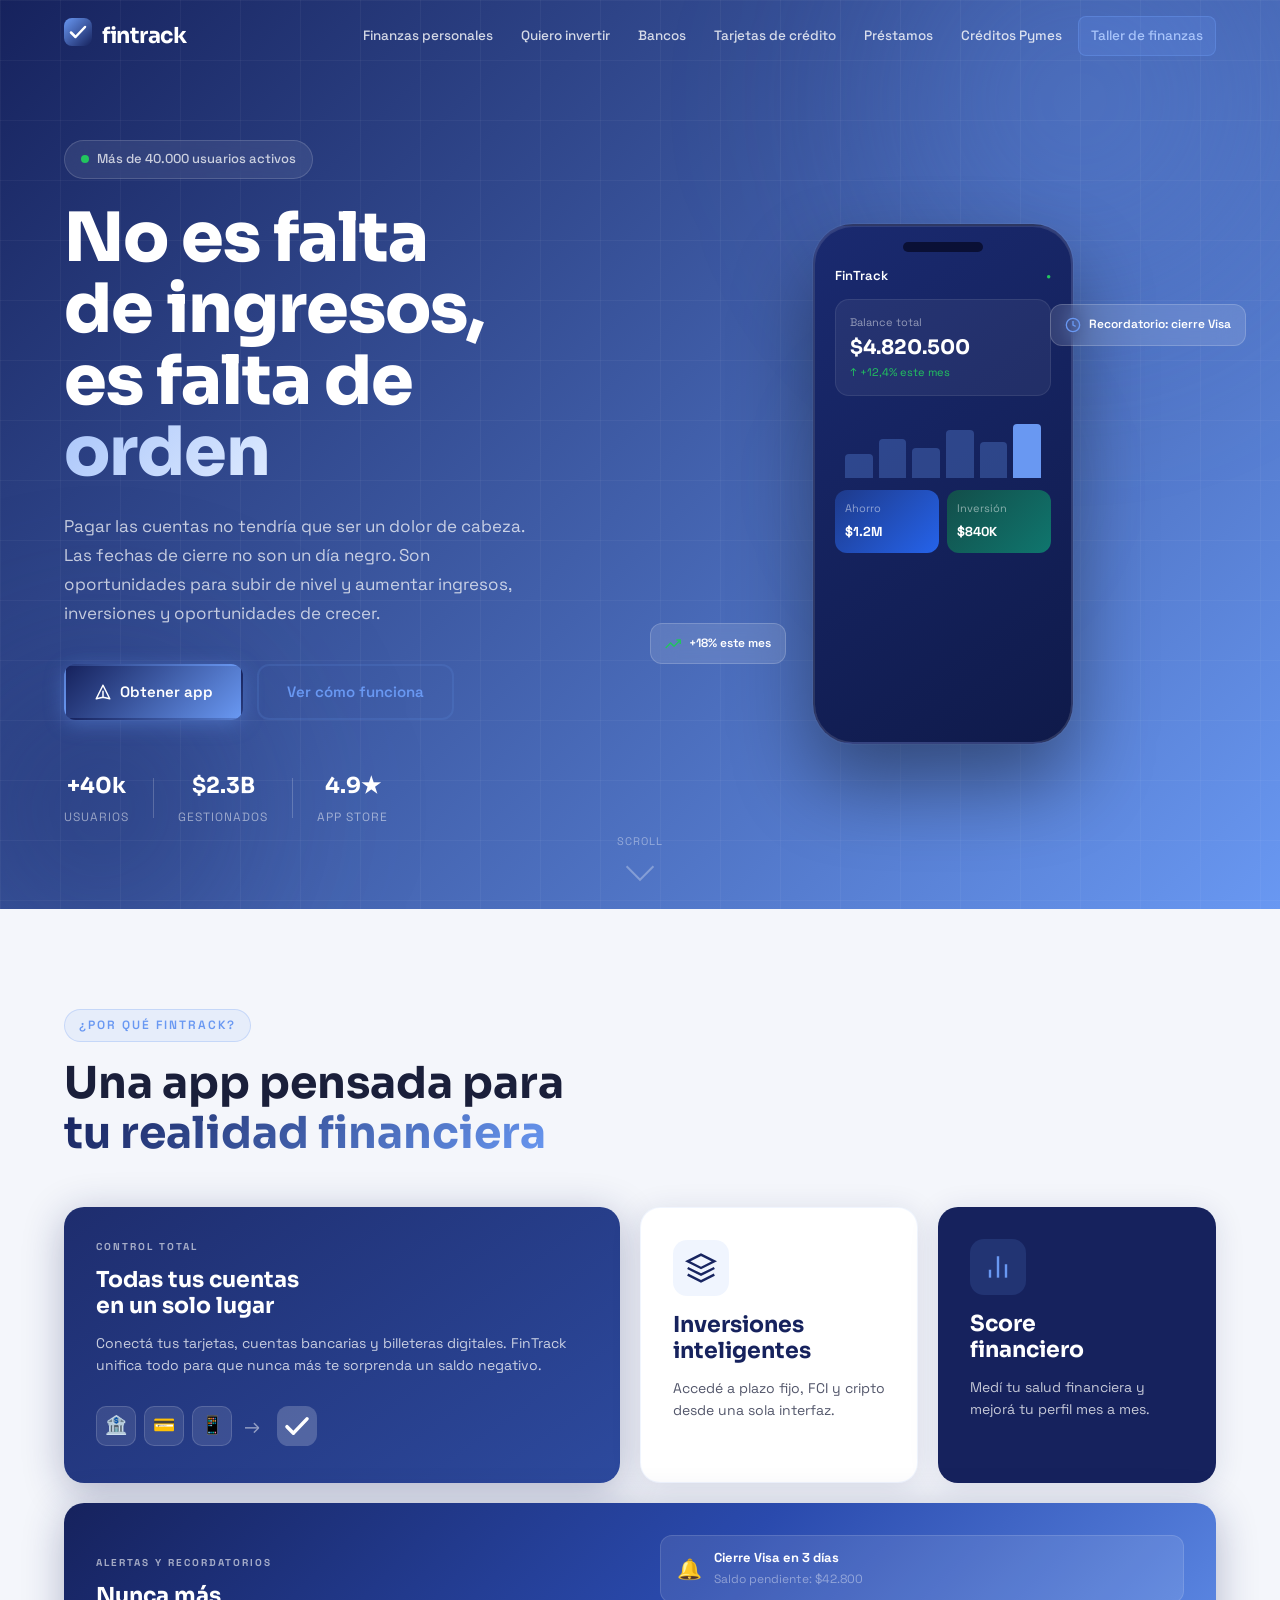
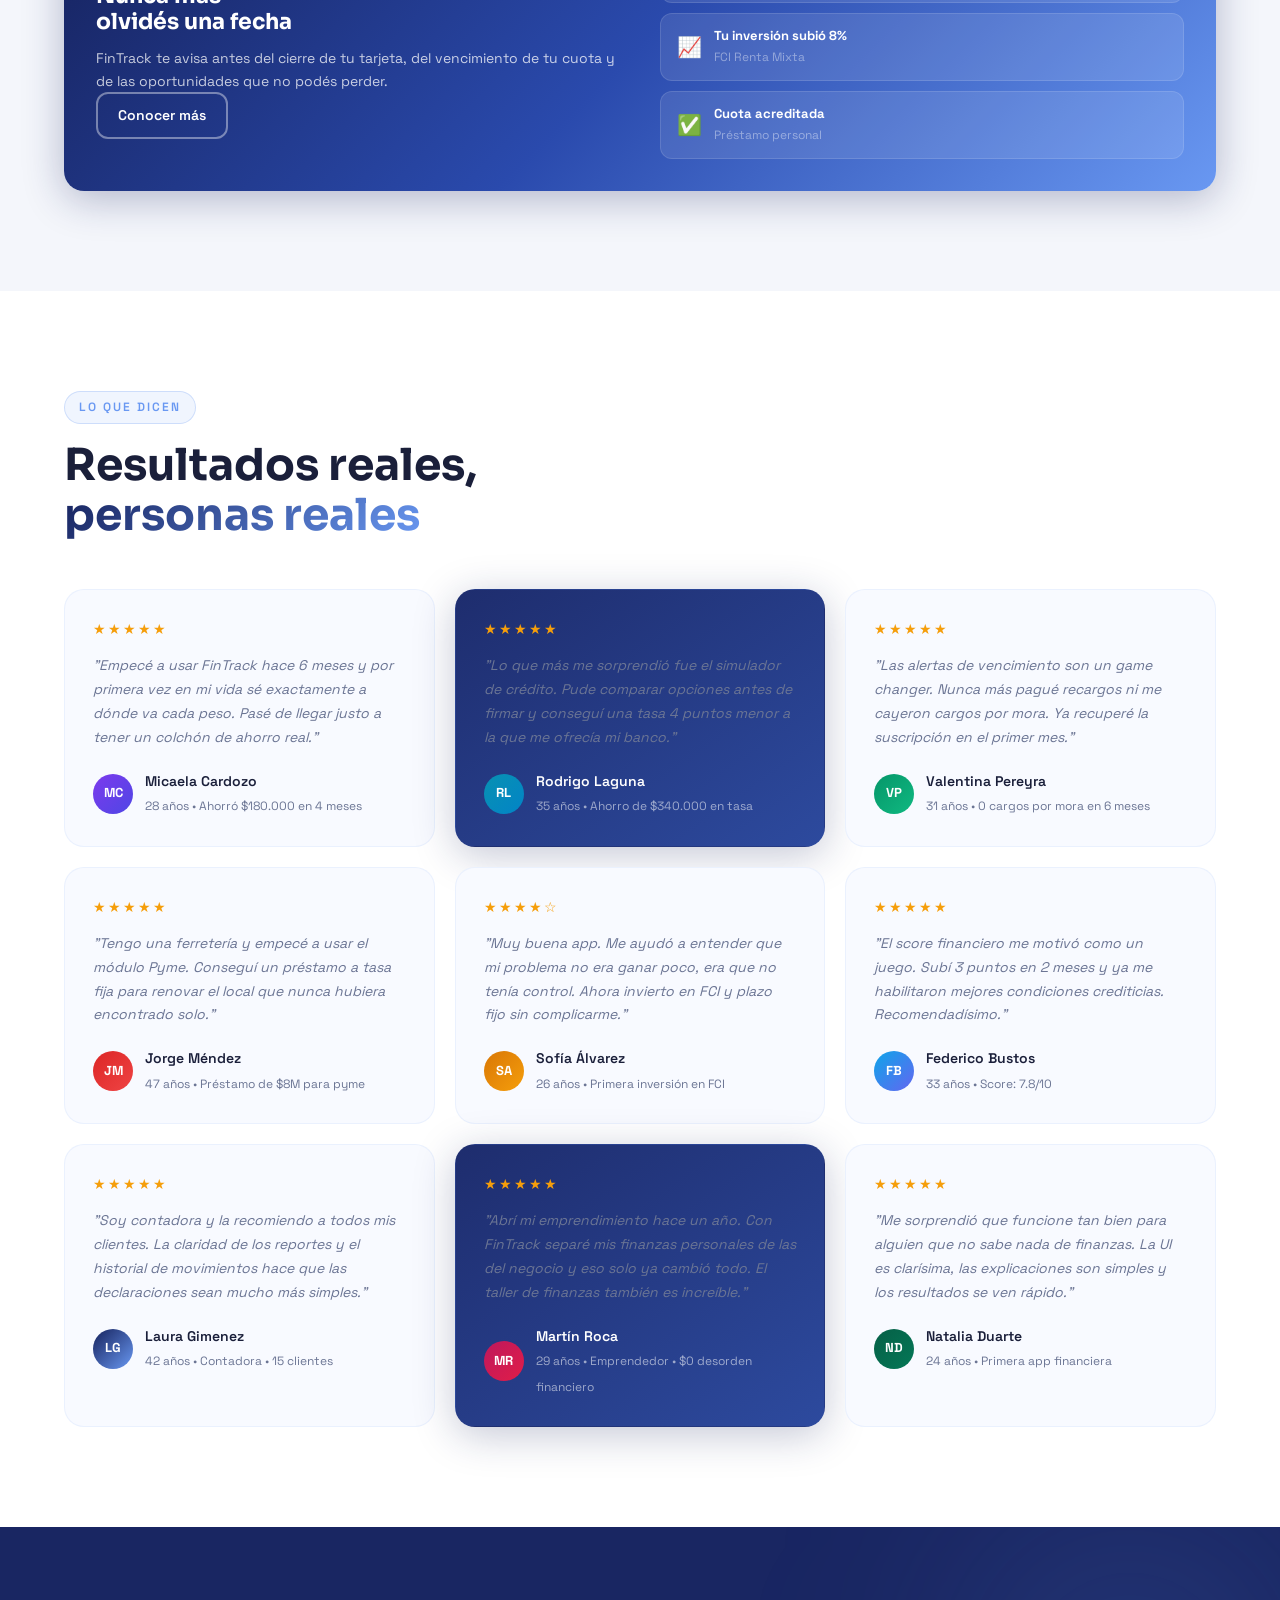
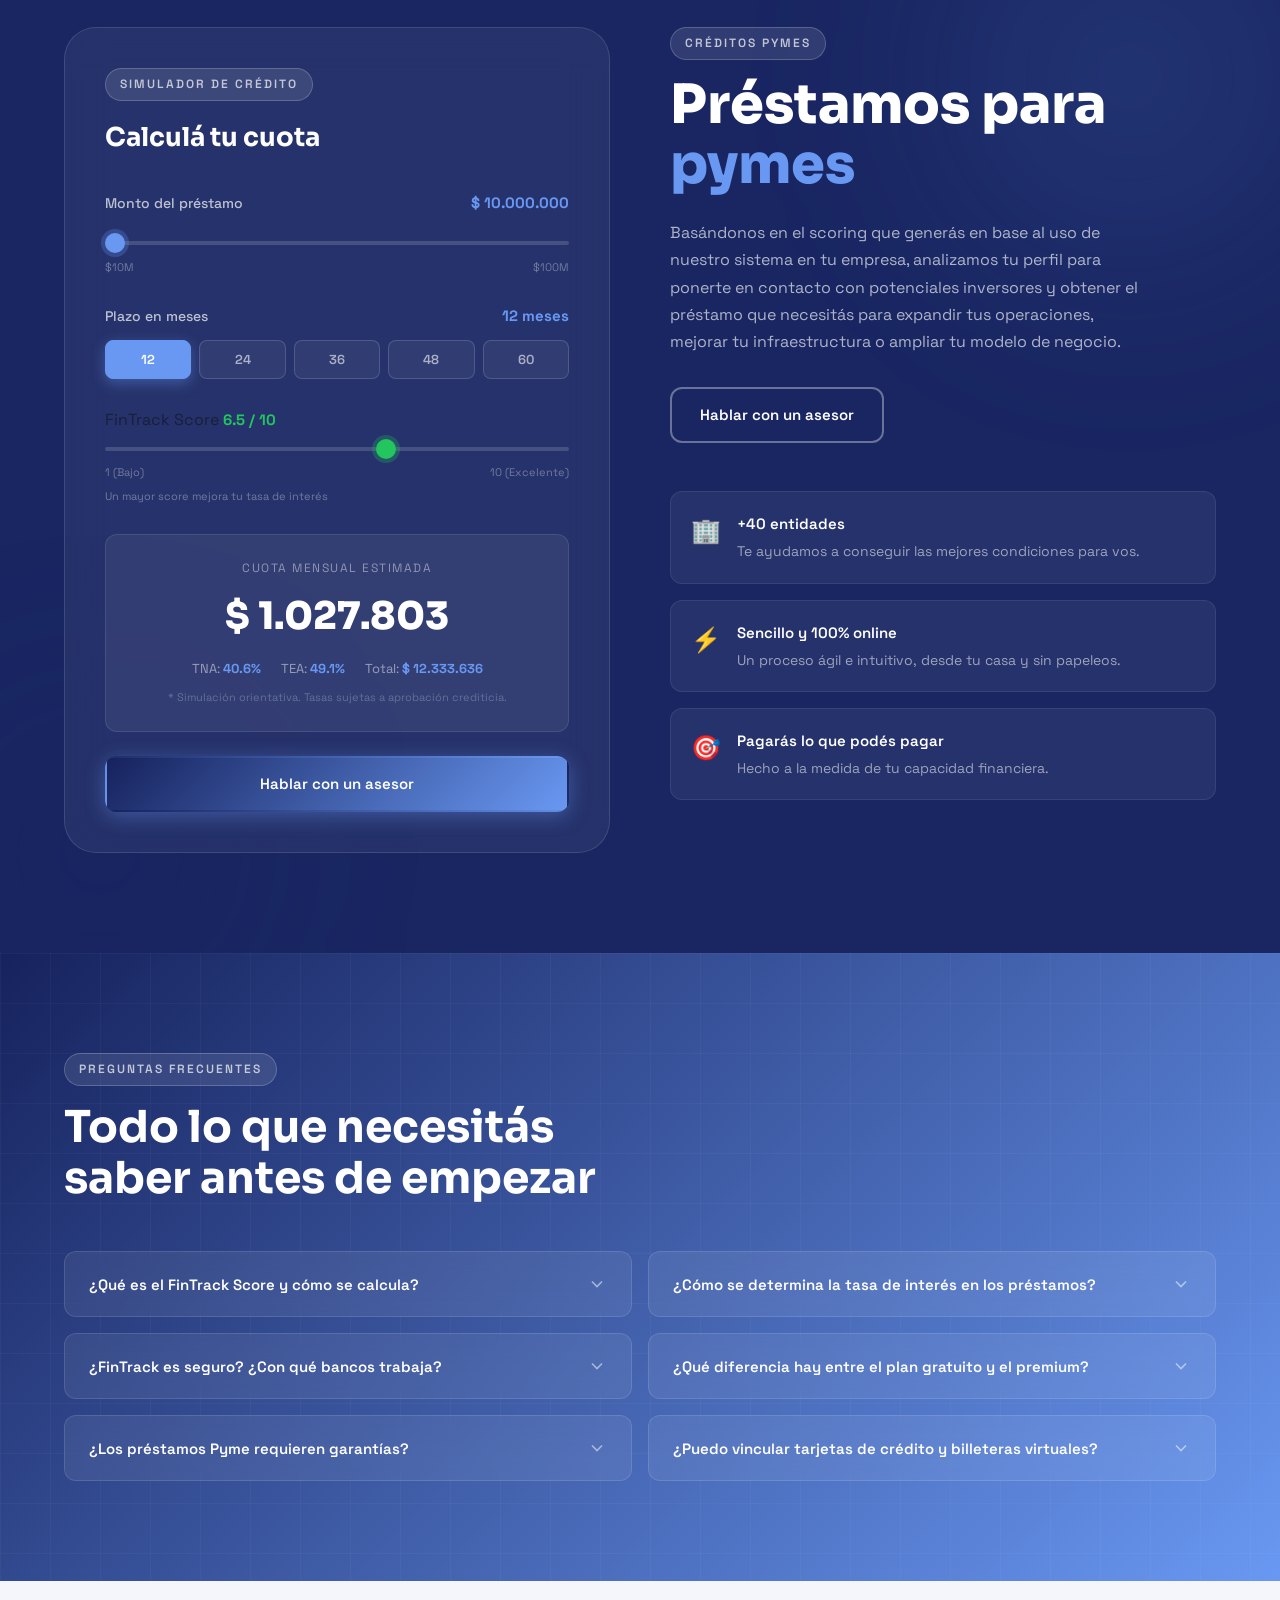
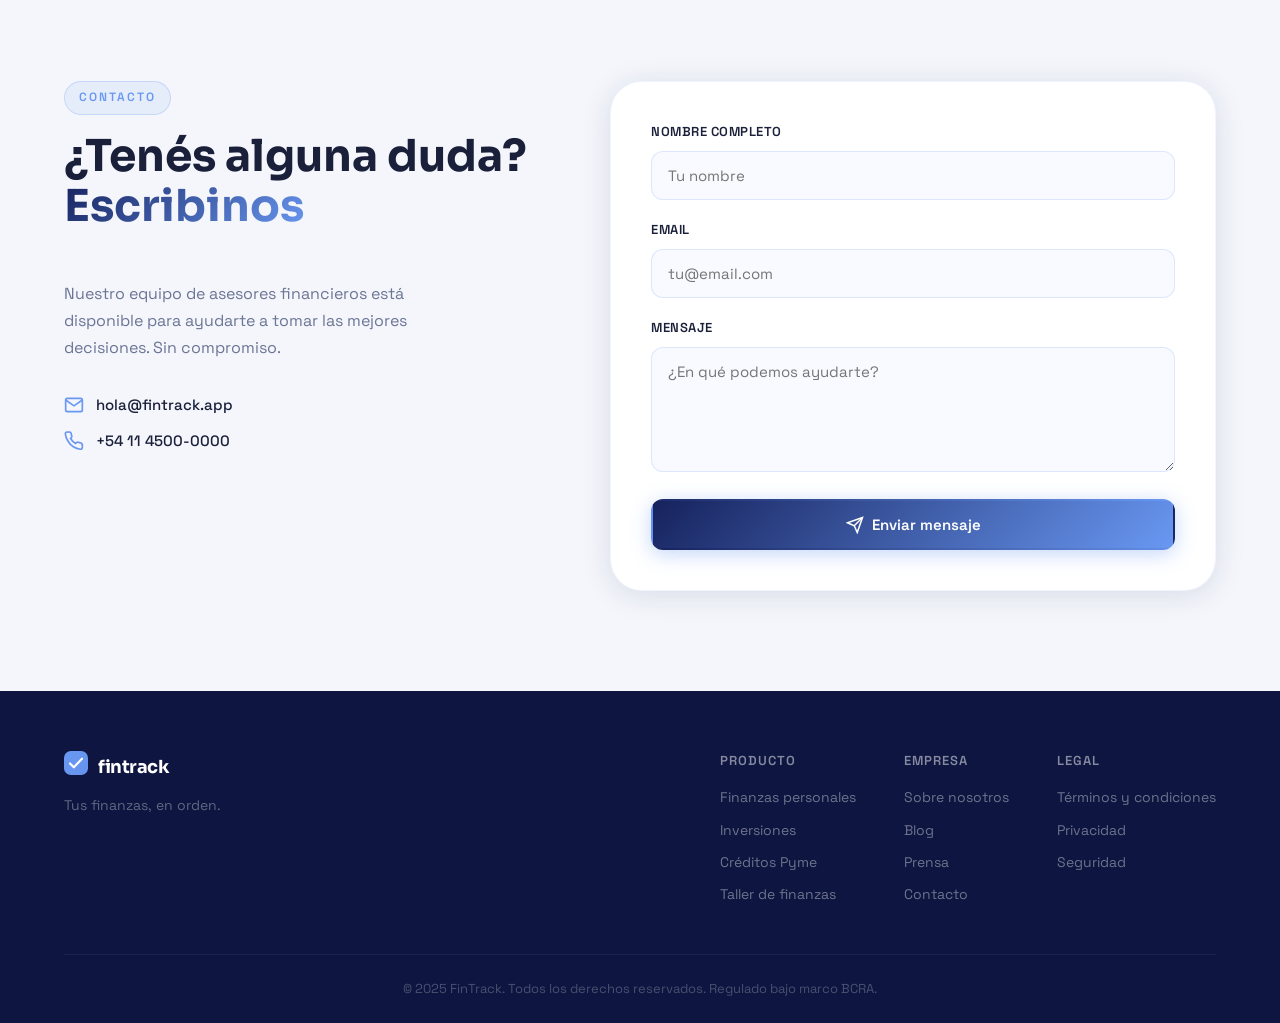
<file: index.html>
<!DOCTYPE html>
<html lang="es">
<head>
  <meta charset="UTF-8" />
  <meta name="viewport" content="width=device-width, initial-scale=1.0" />
  <title>FinTrack — Tus finanzas, en orden</title>
  <link rel="preconnect" href="https://fonts.googleapis.com" />
  <link rel="preconnect" href="https://fonts.gstatic.com" crossorigin />
  <link href="https://fonts.googleapis.com/css2?family=Space+Grotesk:wght@300;400;500;600;700&family=Sora:wght@300;400;500;600;700;800&display=swap" rel="stylesheet" />
  <link rel="stylesheet" href="styles.css" />
</head>
<body>

  <!-- ========== HEADER ========== -->
  <header class="header" id="header">
    <div class="header__inner container">
      <a href="#" class="logo">
        <span class="logo__icon">
          <svg width="28" height="28" viewBox="0 0 28 28" fill="none" xmlns="http://www.w3.org/2000/svg">
            <rect width="28" height="28" rx="8" fill="url(#logoGrad)"/>
            <path d="M7 14.5L11.5 19L21 9" stroke="white" stroke-width="2.5" stroke-linecap="round" stroke-linejoin="round"/>
            <defs>
              <linearGradient id="logoGrad" x1="0" y1="0" x2="28" y2="28" gradientUnits="userSpaceOnUse">
                <stop stop-color="#6998f2"/>
                <stop offset="1" stop-color="#16225d"/>
              </linearGradient>
            </defs>
          </svg>
        </span>
        <span class="logo__text">fintrack</span>
      </a>

      <nav class="nav" id="nav">
        <a href="#hero" class="nav__link">Finanzas personales</a>
        <a href="#valor" class="nav__link">Quiero invertir</a>
        <a href="#valor" class="nav__link">Bancos</a>
        <a href="#valor" class="nav__link">Tarjetas de crédito</a>
        <a href="#prestamos" class="nav__link">Préstamos</a>
        <a href="#prestamos" class="nav__link">Créditos Pymes</a>
        <a href="taller.html" class="nav__link nav__link--cta">Taller de finanzas</a>
      </nav>

      <button class="hamburger" id="hamburger" aria-label="Menú">
        <span></span><span></span><span></span>
      </button>
    </div>
  </header>

  <!-- ========== HERO ========== -->
  <section class="hero" id="hero">
    <div class="hero__bg-orb hero__bg-orb--1"></div>
    <div class="hero__bg-orb hero__bg-orb--2"></div>
    <div class="hero__bg-grid"></div>

    <div class="container hero__inner">
      <div class="hero__content">
        <div class="hero__badge">
          <span class="hero__badge-dot"></span>
          Más de 40.000 usuarios activos
        </div>
        <h1 class="hero__title">No es falta<br>de ingresos,<br>es falta de <span class="hero__title--accent">orden</span></h1>
        <p class="hero__subtitle">Pagar las cuentas no tendría que ser un dolor de cabeza. Las fechas de cierre no son un día negro. Son oportunidades para subir de nivel y aumentar ingresos, inversiones y oportunidades de crecer.</p>
        <div class="hero__actions">
          <a href="#" class="btn btn--primary">
            <svg width="18" height="18" viewBox="0 0 24 24" fill="none" stroke="currentColor" stroke-width="2" stroke-linecap="round" stroke-linejoin="round"><path d="M12 19l9 2-9-18-9 18 9-2zm0 0v-8"/></svg>
            Obtener app
          </a>
          <a href="#valor" class="btn btn--ghost">Ver cómo funciona</a>
        </div>
        <div class="hero__stats">
          <div class="hero__stat">
            <span class="hero__stat-value">+40k</span>
            <span class="hero__stat-label">Usuarios</span>
          </div>
          <div class="hero__stat-divider"></div>
          <div class="hero__stat">
            <span class="hero__stat-value">$2.3B</span>
            <span class="hero__stat-label">Gestionados</span>
          </div>
          <div class="hero__stat-divider"></div>
          <div class="hero__stat">
            <span class="hero__stat-value">4.9★</span>
            <span class="hero__stat-label">App Store</span>
          </div>
        </div>
      </div>

      <div class="hero__mockup">
        <div class="hero__mockup-phone">
          <div class="hero__mockup-notch"></div>
          <div class="hero__mockup-screen">
            <div class="mock-header">
              <span>FinTrack</span>
              <span class="mock-badge">●</span>
            </div>
            <div class="mock-balance">
              <p class="mock-label">Balance total</p>
              <h3 class="mock-value">$4.820.500</h3>
              <p class="mock-change">↑ +12,4% este mes</p>
            </div>
            <div class="mock-chart">
              <div class="mock-bar" style="height:40%"></div>
              <div class="mock-bar" style="height:65%"></div>
              <div class="mock-bar" style="height:50%"></div>
              <div class="mock-bar" style="height:80%"></div>
              <div class="mock-bar" style="height:60%"></div>
              <div class="mock-bar mock-bar--active" style="height:90%"></div>
            </div>
            <div class="mock-cards">
              <div class="mock-card mock-card--1">
                <span>Ahorro</span>
                <strong>$1.2M</strong>
              </div>
              <div class="mock-card mock-card--2">
                <span>Inversión</span>
                <strong>$840K</strong>
              </div>
            </div>
          </div>
        </div>
        <div class="hero__mockup-glow"></div>
        <div class="hero__floating-card hero__floating-card--1">
          <svg width="16" height="16" viewBox="0 0 24 24" fill="none" stroke="#22c55e" stroke-width="2"><polyline points="23 6 13.5 15.5 8.5 10.5 1 18"></polyline><polyline points="17 6 23 6 23 12"></polyline></svg>
          <span>+18% este mes</span>
        </div>
        <div class="hero__floating-card hero__floating-card--2">
          <svg width="16" height="16" viewBox="0 0 24 24" fill="none" stroke="#6998f2" stroke-width="2"><circle cx="12" cy="12" r="10"/><path d="M12 6v6l4 2"/></svg>
          <span>Recordatorio: cierre Visa</span>
        </div>
      </div>
    </div>

    <div class="hero__scroll-hint">
      <span>Scroll</span>
      <div class="hero__scroll-arrow"></div>
    </div>
  </section>

  <!-- ========== VALOR ========== -->
  <section class="valor" id="valor">
    <div class="container">
      <div class="section-label">¿Por qué FinTrack?</div>
      <h2 class="section-title">Una app pensada para<br><span class="text-gradient">tu realidad financiera</span></h2>

      <div class="valor__grid">
        <!-- Bloque grande -->
        <div class="valor__card valor__card--large valor__card--blue">
          <div class="valor__card-tag">CONTROL TOTAL</div>
          <h3>Todas tus cuentas<br>en un solo lugar</h3>
          <p>Conectá tus tarjetas, cuentas bancarias y billeteras digitales. FinTrack unifica todo para que nunca más te sorprenda un saldo negativo.</p>
          <div class="valor__card-illustration">
            <div class="vi-banks">
              <div class="vi-bank">🏦</div>
              <div class="vi-bank">💳</div>
              <div class="vi-bank">📱</div>
            </div>
            <div class="vi-arrow">→</div>
            <div class="vi-center">
              <svg width="40" height="40" viewBox="0 0 28 28" fill="none"><rect width="28" height="28" rx="8" fill="rgba(255,255,255,0.2)"/><path d="M7 14.5L11.5 19L21 9" stroke="white" stroke-width="2.5" stroke-linecap="round" stroke-linejoin="round"/></svg>
            </div>
          </div>
        </div>

        <!-- Cuadrado 1 -->
        <div class="valor__card valor__card--square valor__card--white">
          <div class="valor__card-icon">
            <svg width="32" height="32" viewBox="0 0 24 24" fill="none" stroke="url(#g1)" stroke-width="1.8"><defs><linearGradient id="g1" x1="0" y1="0" x2="24" y2="24"><stop stop-color="#16225d"/><stop offset="1" stop-color="#6998f2"/></linearGradient></defs><path d="M12 2L2 7l10 5 10-5-10-5z"/><path d="M2 17l10 5 10-5"/><path d="M2 12l10 5 10-5"/></svg>
          </div>
          <h3>Inversiones<br>inteligentes</h3>
          <p>Accedé a plazo fijo, FCI y cripto desde una sola interfaz.</p>
        </div>

        <!-- Cuadrado 2 -->
        <div class="valor__card valor__card--square valor__card--dark">
          <div class="valor__card-icon">
            <svg width="32" height="32" viewBox="0 0 24 24" fill="none" stroke="#6998f2" stroke-width="1.8"><path d="M18 20V10"/><path d="M12 20V4"/><path d="M6 20v-6"/></svg>
          </div>
          <h3>Score<br>financiero</h3>
          <p>Medí tu salud financiera y mejorá tu perfil mes a mes.</p>
        </div>

        <!-- Bloque grande final -->
        <div class="valor__card valor__card--full valor__card--gradient">
          <div class="valor__full-content">
            <div class="valor__card-tag">ALERTAS Y RECORDATORIOS</div>
            <h3>Nunca más<br>olvidés una fecha</h3>
            <p>FinTrack te avisa antes del cierre de tu tarjeta, del vencimiento de tu cuota y de las oportunidades que no podés perder.</p>
            <a href="#" class="btn btn--white-outline">Conocer más</a>
          </div>
          <div class="valor__full-visual">
            <div class="vf-notification vf-notification--1">
              <span>🔔</span>
              <div>
                <strong>Cierre Visa en 3 días</strong>
                <p>Saldo pendiente: $42.800</p>
              </div>
            </div>
            <div class="vf-notification vf-notification--2">
              <span>📈</span>
              <div>
                <strong>Tu inversión subió 8%</strong>
                <p>FCI Renta Mixta</p>
              </div>
            </div>
            <div class="vf-notification vf-notification--3">
              <span>✅</span>
              <div>
                <strong>Cuota acreditada</strong>
                <p>Préstamo personal</p>
              </div>
            </div>
          </div>
        </div>
      </div>
    </div>
  </section>

  <!-- ========== OPINIONES ========== -->
  <section class="opiniones" id="opiniones">
    <div class="container"> 
      <div class="section-label">Lo que dicen</div>
      <h2 class="section-title">Resultados reales,<br><span class="text-gradient">personas reales</span></h2>

      <div class="reviews__grid">

        <div class="review-card">
          <div class="review-stars">★★★★★</div>
          <p>"Empecé a usar FinTrack hace 6 meses y por primera vez en mi vida sé exactamente a dónde va cada peso. Pasé de llegar justo a tener un colchón de ahorro real."</p>
          <div class="review-author">
            <div class="review-avatar review-avatar--1">MC</div>
            <div>
              <strong>Micaela Cardozo</strong>
              <span>28 años • Ahorró $180.000 en 4 meses</span>
            </div>
          </div>
        </div>

        <div class="review-card review-card--featured">
          <div class="review-stars">★★★★★</div>
          <p>"Lo que más me sorprendió fue el simulador de crédito. Pude comparar opciones antes de firmar y conseguí una tasa 4 puntos menor a la que me ofrecía mi banco."</p>
          <div class="review-author">
            <div class="review-avatar review-avatar--2">RL</div>
            <div>
              <strong>Rodrigo Laguna</strong>
              <span>35 años • Ahorro de $340.000 en tasa</span>
            </div>
          </div>
        </div>

        <div class="review-card">
          <div class="review-stars">★★★★★</div>
          <p>"Las alertas de vencimiento son un game changer. Nunca más pagué recargos ni me cayeron cargos por mora. Ya recuperé la suscripción en el primer mes."</p>
          <div class="review-author">
            <div class="review-avatar review-avatar--3">VP</div>
            <div>
              <strong>Valentina Pereyra</strong>
              <span>31 años • 0 cargos por mora en 6 meses</span>
            </div>
          </div>
        </div>

        <div class="review-card">
          <div class="review-stars">★★★★★</div>
          <p>"Tengo una ferretería y empecé a usar el módulo Pyme. Conseguí un préstamo a tasa fija para renovar el local que nunca hubiera encontrado solo."</p>
          <div class="review-author">
            <div class="review-avatar review-avatar--4">JM</div>
            <div>
              <strong>Jorge Méndez</strong>
              <span>47 años • Préstamo de $8M para pyme</span>
            </div>
          </div>
        </div>

        <div class="review-card">
          <div class="review-stars">★★★★☆</div>
          <p>"Muy buena app. Me ayudó a entender que mi problema no era ganar poco, era que no tenía control. Ahora invierto en FCI y plazo fijo sin complicarme."</p>
          <div class="review-author">
            <div class="review-avatar review-avatar--5">SA</div>
            <div>
              <strong>Sofía Álvarez</strong>
              <span>26 años • Primera inversión en FCI</span>
            </div>
          </div>
        </div>

        <div class="review-card">
          <div class="review-stars">★★★★★</div>
          <p>"El score financiero me motivó como un juego. Subí 3 puntos en 2 meses y ya me habilitaron mejores condiciones crediticias. Recomendadísimo."</p>
          <div class="review-author">
            <div class="review-avatar review-avatar--6">FB</div>
            <div>
              <strong>Federico Bustos</strong>
              <span>33 años • Score: 7.8/10</span>
            </div>
          </div>
        </div>

        <div class="review-card">
          <div class="review-stars">★★★★★</div>
          <p>"Soy contadora y la recomiendo a todos mis clientes. La claridad de los reportes y el historial de movimientos hace que las declaraciones sean mucho más simples."</p>
          <div class="review-author">
            <div class="review-avatar review-avatar--7">LG</div>
            <div>
              <strong>Laura Gimenez</strong>
              <span>42 años • Contadora • 15 clientes</span>
            </div>
          </div>
        </div>

        <div class="review-card review-card--featured">
          <div class="review-stars">★★★★★</div>
          <p>"Abrí mi emprendimiento hace un año. Con FinTrack separé mis finanzas personales de las del negocio y eso solo ya cambió todo. El taller de finanzas también es increíble."</p>
          <div class="review-author">
            <div class="review-avatar review-avatar--8">MR</div>
            <div>
              <strong>Martín Roca</strong>
              <span>29 años • Emprendedor • $0 desorden financiero</span>
            </div>
          </div>
        </div>

        <div class="review-card">
          <div class="review-stars">★★★★★</div>
          <p>"Me sorprendió que funcione tan bien para alguien que no sabe nada de finanzas. La UI es clarísima, las explicaciones son simples y los resultados se ven rápido."</p>
          <div class="review-author">
            <div class="review-avatar review-avatar--9">ND</div>
            <div>
              <strong>Natalia Duarte</strong>
              <span>24 años • Primera app financiera</span>
            </div>
          </div>
        </div>

      </div>
    </div>
  </section>

  <!-- ========== PRÉSTAMOS PYMES ========== -->
  <section class="prestamos" id="prestamos">
    <div class="prestamos__bg-orb prestamos__bg-orb--1"></div>
    <div class="prestamos__bg-orb prestamos__bg-orb--2"></div>

    <div class="container">
      <div class="prestamos__inner">

        <!-- Simulador -->
        <div class="simulador">
          <div class="section-label section-label--light">Simulador de crédito</div>
          <h3 class="simulador__title">Calculá tu cuota</h3>

          <div class="sim-field">
            <div class="sim-field-header">
              <label>Monto del préstamo</label>
              <span id="montoDisplay" class="sim-value">$10.000.000</span>
            </div>
            <input type="range" id="montoSlider" class="sim-slider" min="10000000" max="100000000" step="1000000" value="10000000" />
            <div class="sim-range-labels">
              <span>$10M</span>
              <span>$100M</span>
            </div>
          </div>

          <div class="sim-field">
            <div class="sim-field-header">
              <label>Plazo en meses</label>
              <span id="mesesDisplay" class="sim-value">12 meses</span>
            </div>
            <div class="sim-meses">
              <button class="sim-mes-btn active" data-meses="12">12</button>
              <button class="sim-mes-btn" data-meses="24">24</button>
              <button class="sim-mes-btn" data-meses="36">36</button>
              <button class="sim-mes-btn" data-meses="48">48</button>
              <button class="sim-mes-btn" data-meses="60">60</button>
            </div>
          </div>

          <div class="sim-score">
            <div class="sim-score-header">
              <label>FinTrack Score</label>
              <span id="scoreDisplay" class="sim-value sim-value--score">6.5 / 10</span>
            </div>
            <input type="range" id="scoreSlider" class="sim-slider sim-slider--score" min="1" max="10" step="0.5" value="6.5" />
            <div class="sim-range-labels">
              <span>1 (Bajo)</span>
              <span>10 (Excelente)</span>
            </div>
            <p class="sim-score-hint">Un mayor score mejora tu tasa de interés</p>
          </div>

          <div class="sim-result">
            <div class="sim-result-label">Cuota mensual estimada</div>
            <div class="sim-result-value" id="cuotaResult">$—</div>
            <div class="sim-result-meta">
              <span>TNA: <strong id="tnaDisplay">—%</strong></span>
              <span>TEA: <strong id="teaDisplay">—%</strong></span>
              <span>Total: <strong id="totalDisplay">$—</strong></span>
            </div>
            <p class="sim-disclaimer">* Simulación orientativa. Tasas sujetas a aprobación crediticia.</p>
          </div>

          <a href="#contacto" class="btn btn--primary btn--full">Hablar con un asesor</a>
        </div>

        <!-- Info -->
        <div class="prestamos__info">
          <div class="section-label section-label--light">Créditos Pymes</div>
          <h2 class="prestamos__title">
            Préstamos para<br>
            <span class="prestamos__rotator" id="rotator">pymes</span>
          </h2>
          <p class="prestamos__text">Basándonos en el scoring que generás en base al uso de nuestro sistema en tu empresa, analizamos tu perfil para ponerte en contacto con potenciales inversores y obtener el préstamo que necesitás para expandir tus operaciones, mejorar tu infraestructura o ampliar tu modelo de negocio.</p>
          <a href="#contacto" class="btn btn--primary-outline">Hablar con un asesor</a>

          <div class="prestamos__features">
            <div class="pf-card">
              <div class="pf-icon">🏢</div>
              <div>
                <strong>+40 entidades</strong>
                <p>Te ayudamos a conseguir las mejores condiciones para vos.</p>
              </div>
            </div>
            <div class="pf-card">
              <div class="pf-icon">⚡</div>
              <div>
                <strong>Sencillo y 100% online</strong>
                <p>Un proceso ágil e intuitivo, desde tu casa y sin papeleos.</p>
              </div>
            </div>
            <div class="pf-card">
              <div class="pf-icon">🎯</div>
              <div>
                <strong>Pagarás lo que podés pagar</strong>
                <p>Hecho a la medida de tu capacidad financiera.</p>
              </div>
            </div>
          </div>
        </div>

      </div>
    </div>
  </section>

  <!-- ========== FAQ ========== -->
  <section class="faq" id="faq">
    <div class="faq__bg"></div>
    <div class="container">
      <div class="section-label section-label--light">Preguntas frecuentes</div>
      <h2 class="section-title section-title--light">Todo lo que necesitás<br>saber antes de empezar</h2>

      <div class="faq__grid">

        <div class="faq-item">
          <button class="faq-question" aria-expanded="false">
            <span>¿Qué es el FinTrack Score y cómo se calcula?</span>
            <svg class="faq-icon" width="20" height="20" viewBox="0 0 24 24" fill="none" stroke="currentColor" stroke-width="2"><polyline points="6 9 12 15 18 9"></polyline></svg>
          </button>
          <div class="faq-answer">
            <p>El FinTrack Score es un indicador de salud financiera del 1 al 10 que considera tu historial de pagos, nivel de endeudamiento, diversificación de inversiones y comportamiento mensual en la app. Cuanto mayor es tu score, mejores condiciones de crédito podés acceder.</p>
          </div>
        </div>

        <div class="faq-item">
          <button class="faq-question" aria-expanded="false">
            <span>¿Cómo se determina la tasa de interés en los préstamos?</span>
            <svg class="faq-icon" width="20" height="20" viewBox="0 0 24 24" fill="none" stroke="currentColor" stroke-width="2"><polyline points="6 9 12 15 18 9"></polyline></svg>
          </button>
          <div class="faq-answer">
            <p>La tasa base se ajusta a la tasa de referencia del BCRA. A partir de ahí, tu FinTrack Score puede reducirla hasta 8 puntos porcentuales. También influyen el plazo elegido y el historial crediticio. El simulador usa tasas reales actualizadas mensualmente.</p>
          </div>
        </div>

        <div class="faq-item">
          <button class="faq-question" aria-expanded="false">
            <span>¿FinTrack es seguro? ¿Con qué bancos trabaja?</span>
            <svg class="faq-icon" width="20" height="20" viewBox="0 0 24 24" fill="none" stroke="currentColor" stroke-width="2"><polyline points="6 9 12 15 18 9"></polyline></svg>
          </button>
          <div class="faq-answer">
            <p>Sí. FinTrack usa encriptación de 256 bits y nunca almacena credenciales bancarias. Operamos con más de 40 entidades financieras reguladas por el BCRA y bajo el marco de la Ley de Protección de Datos Personales (Ley 25.326).</p>
          </div>
        </div>

        <div class="faq-item">
          <button class="faq-question" aria-expanded="false">
            <span>¿Qué diferencia hay entre el plan gratuito y el premium?</span>
            <svg class="faq-icon" width="20" height="20" viewBox="0 0 24 24" fill="none" stroke="currentColor" stroke-width="2"><polyline points="6 9 12 15 18 9"></polyline></svg>
          </button>
          <div class="faq-answer">
            <p>El plan gratuito incluye gestión de hasta 3 cuentas, alertas básicas y reporte mensual. El plan premium desbloquea cuentas ilimitadas, simulador de crédito avanzado, asesoramiento financiero, acceso al módulo Pymes y el Taller de Finanzas Personales.</p>
          </div>
        </div>

        <div class="faq-item">
          <button class="faq-question" aria-expanded="false">
            <span>¿Los préstamos Pyme requieren garantías?</span>
            <svg class="faq-icon" width="20" height="20" viewBox="0 0 24 24" fill="none" stroke="currentColor" stroke-width="2"><polyline points="6 9 12 15 18 9"></polyline></svg>
          </button>
          <div class="faq-answer">
            <p>Depende del monto y perfil. Con un FinTrack Score superior a 7 y al menos 6 meses de historial en la plataforma, muchos créditos no requieren garantía real. Por encima de $50M, la mayoría de entidades solicita aval o garantía hipotecaria.</p>
          </div>
        </div>

        <div class="faq-item">
          <button class="faq-question" aria-expanded="false">
            <span>¿Puedo vincular tarjetas de crédito y billeteras virtuales?</span>
            <svg class="faq-icon" width="20" height="20" viewBox="0 0 24 24" fill="none" stroke="currentColor" stroke-width="2"><polyline points="6 9 12 15 18 9"></polyline></svg>
          </button>
          <div class="faq-answer">
            <p>Sí. FinTrack se conecta con todas las tarjetas de crédito y débito del mercado argentino, además de billeteras como Mercado Pago, Ualá, Naranja X, Brubank y más de 15 entidades digitales. La sincronización es automática y en tiempo real.</p>
          </div>
        </div>

      </div>
    </div>
  </section>

  <!-- ========== CONTACTO ========== -->
  <section class="contacto" id="contacto">
    <div class="container">
      <div class="contacto__inner">
        <div class="contacto__info">
          <div class="section-label">Contacto</div>
          <h2 class="section-title">¿Tenés alguna duda?<br><span class="text-gradient">Escribinos</span></h2>
          <p>Nuestro equipo de asesores financieros está disponible para ayudarte a tomar las mejores decisiones. Sin compromiso.</p>
          <div class="contacto__data">
            <div class="cd-item">
              <svg width="20" height="20" viewBox="0 0 24 24" fill="none" stroke="#6998f2" stroke-width="2"><path d="M4 4h16c1.1 0 2 .9 2 2v12c0 1.1-.9 2-2 2H4c-1.1 0-2-.9-2-2V6c0-1.1.9-2 2-2z"/><polyline points="22,6 12,13 2,6"/></svg>
              <span>hola@fintrack.app</span>
            </div>
            <div class="cd-item">
              <svg width="20" height="20" viewBox="0 0 24 24" fill="none" stroke="#6998f2" stroke-width="2"><path d="M22 16.92v3a2 2 0 0 1-2.18 2 19.79 19.79 0 0 1-8.63-3.07A19.5 19.5 0 0 1 4.69 12 19.79 19.79 0 0 1 1.61 3.44 2 2 0 0 1 3.59 1.25h3a2 2 0 0 1 2 1.72c.127.96.361 1.903.7 2.81a2 2 0 0 1-.45 2.11L7.91 8.96a16 16 0 0 0 6 6l1.08-.93a2 2 0 0 1 2.11-.45c.907.339 1.85.573 2.81.7A2 2 0 0 1 21.7 16.5l.22.42z"/></svg>
              <span>+54 11 4500-0000</span>
            </div>
          </div>
        </div>

        <form class="contacto__form" id="contactForm">
          <div class="form-group">
            <label for="nombre">Nombre completo</label>
            <input type="text" id="nombre" name="nombre" placeholder="Tu nombre" required />
          </div>
          <div class="form-group">
            <label for="email">Email</label>
            <input type="email" id="email" name="email" placeholder="tu@email.com" required />
          </div>
          <div class="form-group">
            <label for="mensaje">Mensaje</label>
            <textarea id="mensaje" name="mensaje" rows="5" placeholder="¿En qué podemos ayudarte?" required></textarea>
          </div>
          <button type="submit" class="btn btn--primary btn--full">
            <svg width="18" height="18" viewBox="0 0 24 24" fill="none" stroke="currentColor" stroke-width="2"><line x1="22" y1="2" x2="11" y2="13"/><polygon points="22 2 15 22 11 13 2 9 22 2"/></svg>
            Enviar mensaje
          </button>
          <div class="form-success" id="formSuccess">
            ✅ Mensaje enviado. Te contactamos pronto.
          </div>
        </form>
      </div>
    </div>
  </section>

  <!-- ========== FOOTER ========== -->
  <footer class="footer">
    <div class="container">
      <div class="footer__inner">
        <div class="footer__brand">
          <a href="#" class="logo">
            <span class="logo__icon">
              <svg width="24" height="24" viewBox="0 0 28 28" fill="none"><rect width="28" height="28" rx="8" fill="url(#logoGrad2)"/><path d="M7 14.5L11.5 19L21 9" stroke="white" stroke-width="2.5" stroke-linecap="round" stroke-linejoin="round"/><defs><linearGradient id="logoGrad2" x1="0" y1="0" x2="28" y2="28"><stop stop-color="#6998f2"/><stop offset="1" stop-color="#16225d"/></linearGradient></defs></svg>
            </span>
            <span class="logo__text">fintrack</span>
          </a>
          <p>Tus finanzas, en orden.</p>
        </div>
        <div class="footer__links">
          <div class="footer__col">
            <strong>Producto</strong>
            <a href="#">Finanzas personales</a>
            <a href="#">Inversiones</a>
            <a href="#">Créditos Pyme</a>
            <a href="#">Taller de finanzas</a>
          </div>
          <div class="footer__col">
            <strong>Empresa</strong>
            <a href="#">Sobre nosotros</a>
            <a href="#">Blog</a>
            <a href="#">Prensa</a>
            <a href="#contacto">Contacto</a>
          </div>
          <div class="footer__col">
            <strong>Legal</strong>
            <a href="#">Términos y condiciones</a>
            <a href="#">Privacidad</a>
            <a href="#">Seguridad</a>
          </div>
        </div>
      </div>
      <div class="footer__bottom">
        <p>© 2025 FinTrack. Todos los derechos reservados. Regulado bajo marco BCRA.</p>
      </div>
    </div>
  </footer>

  <script src="main.js"></script>
</body>
</html>
</file>
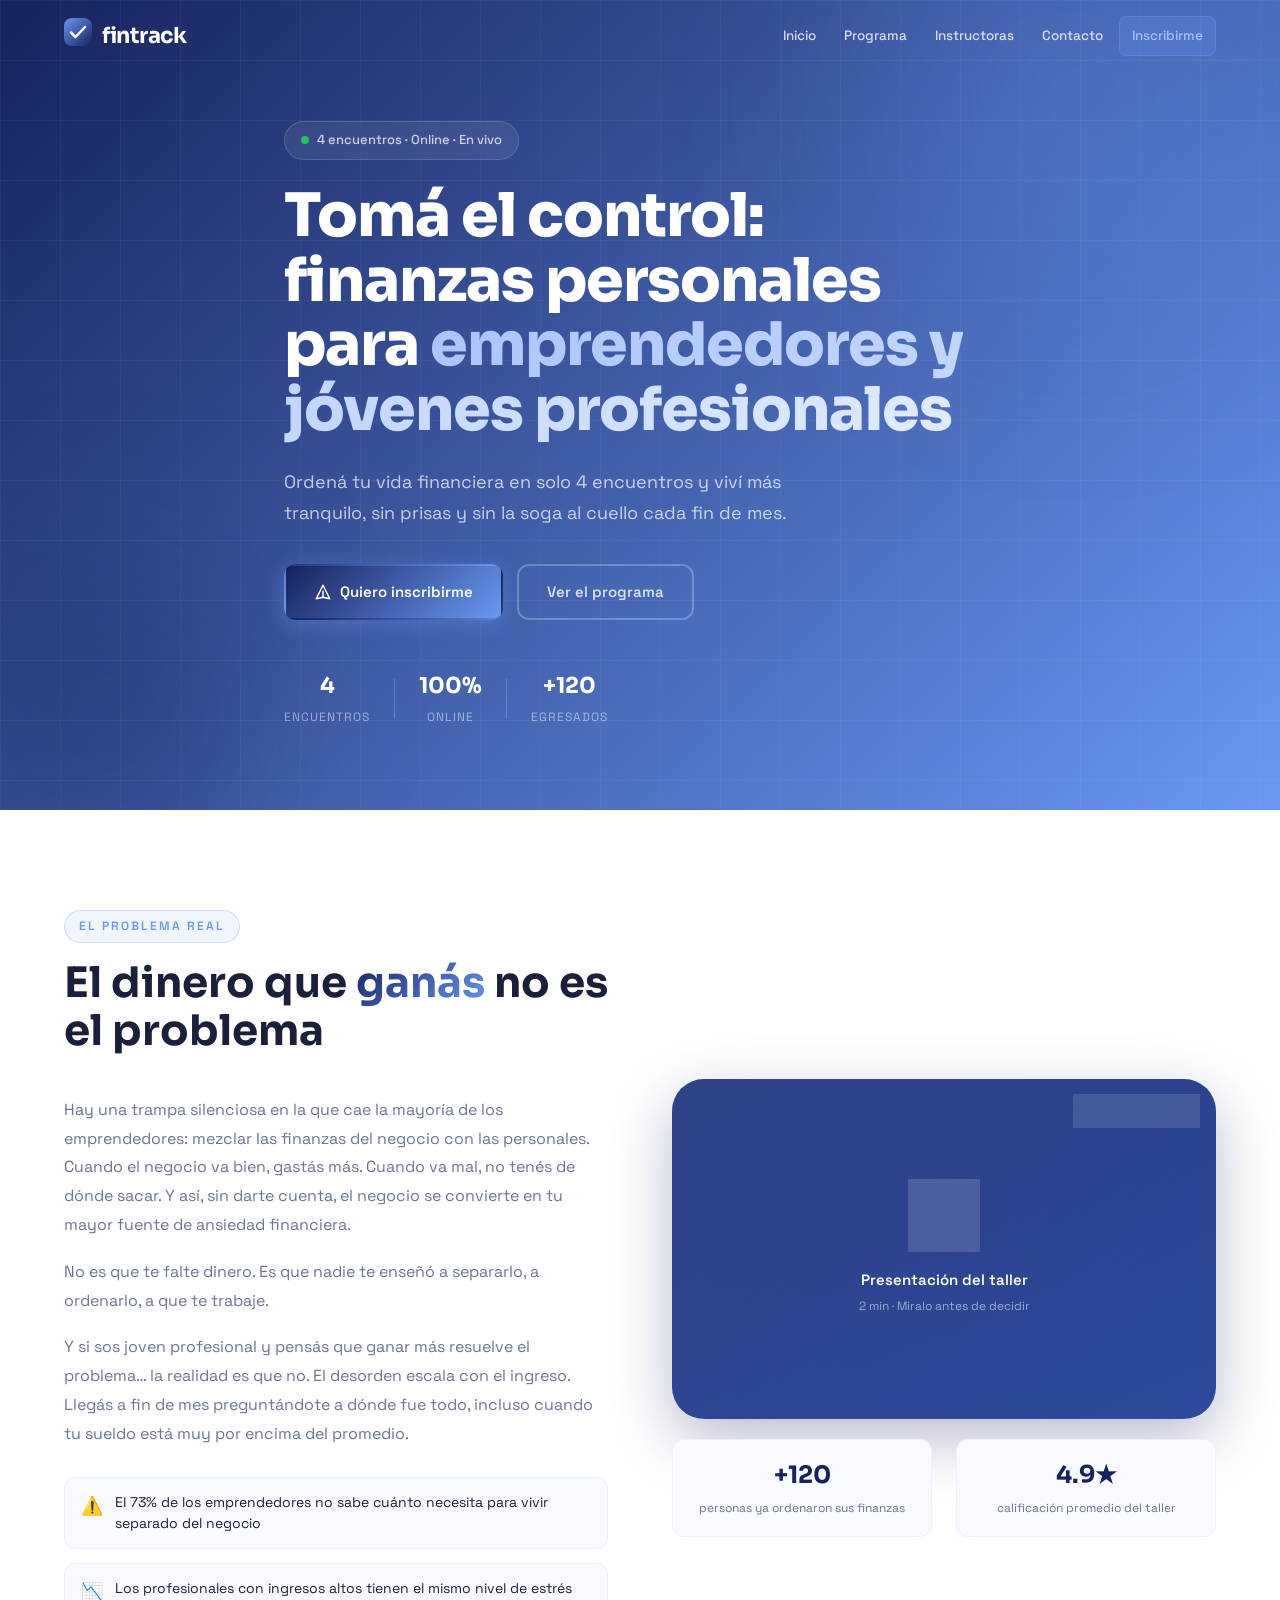
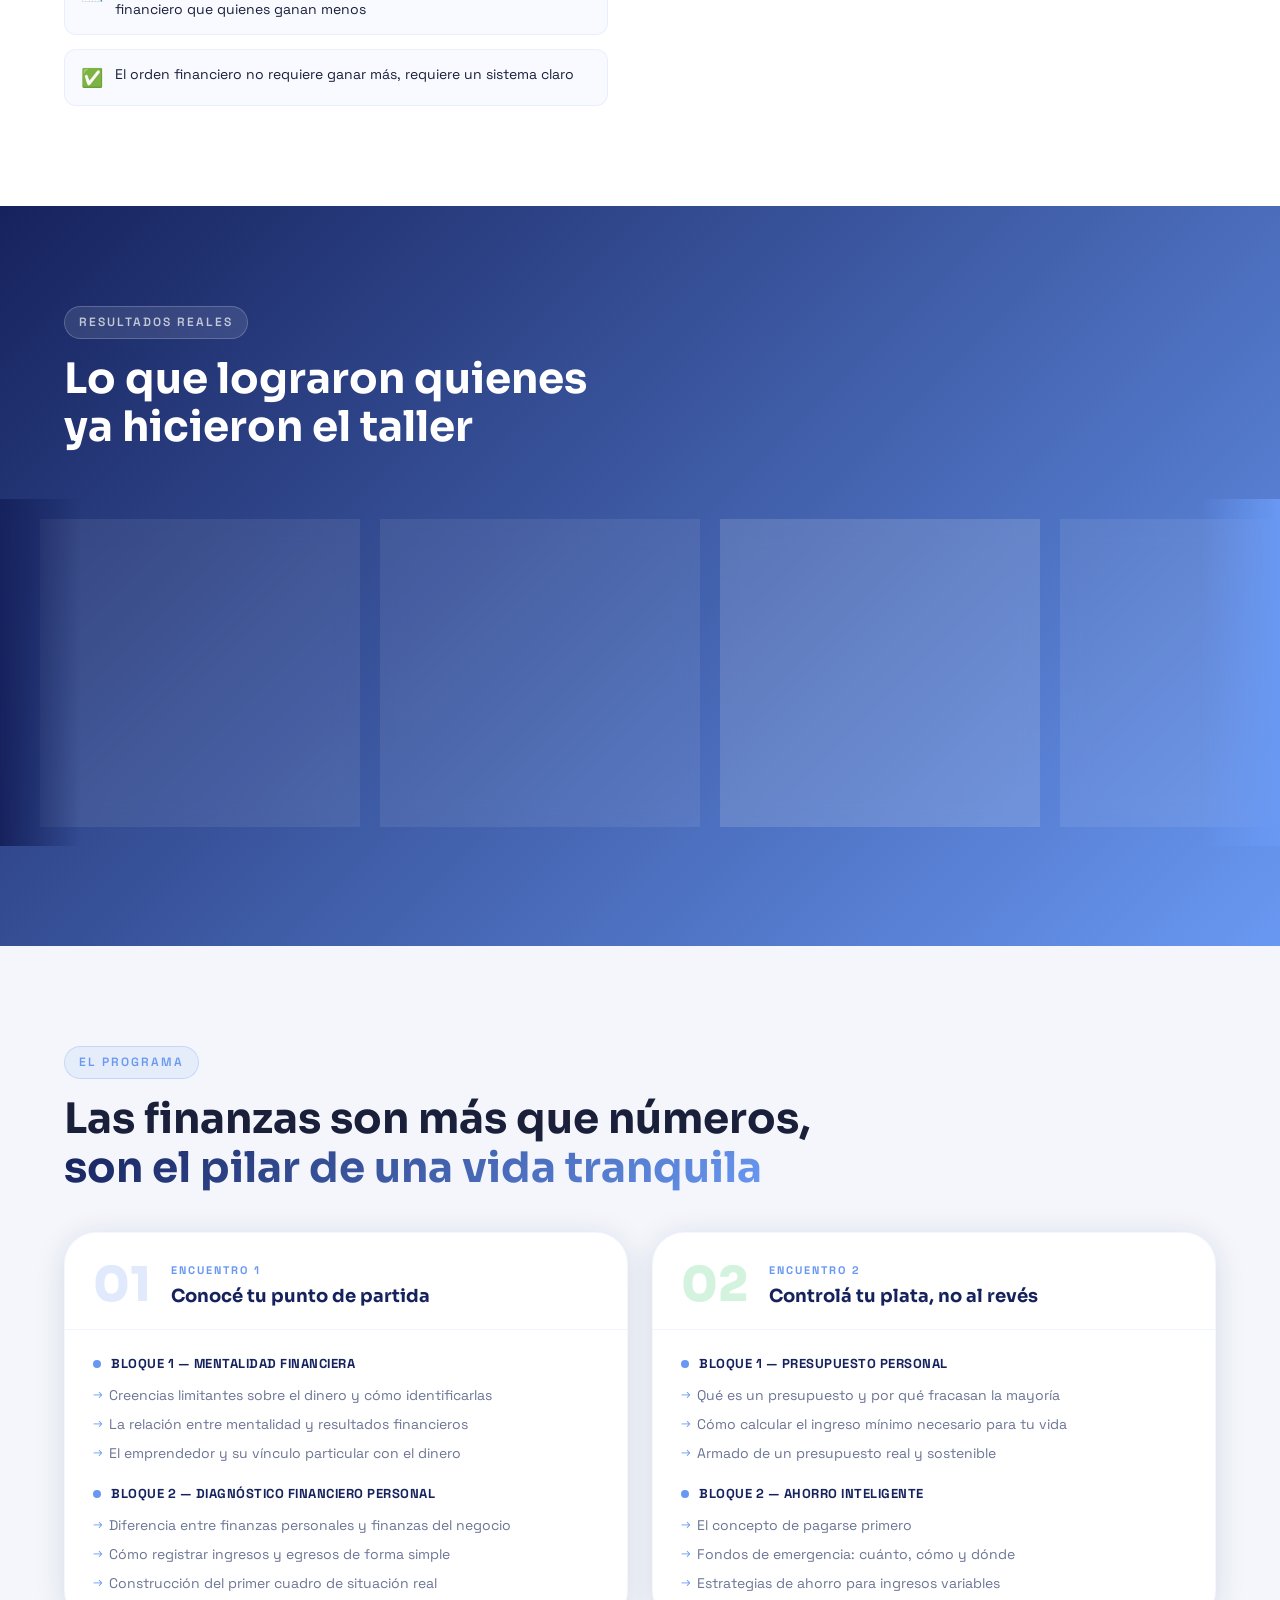
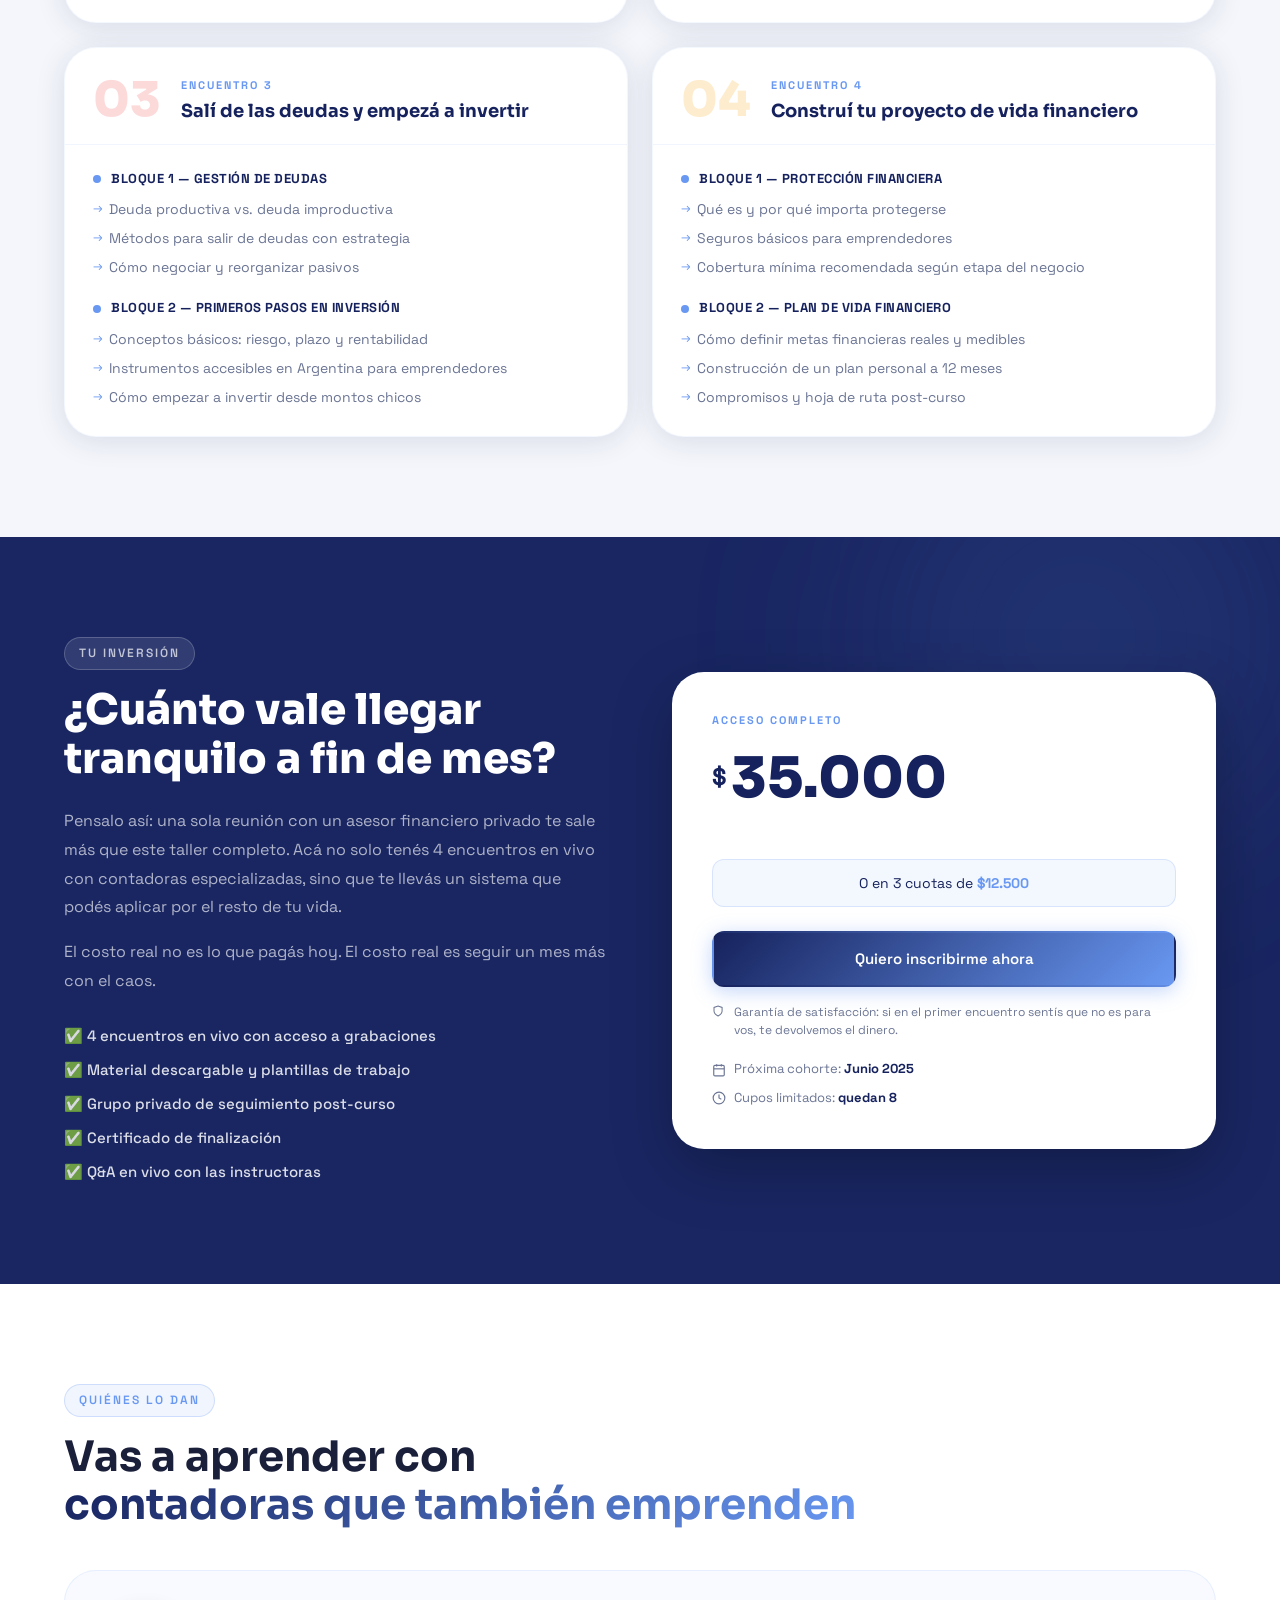
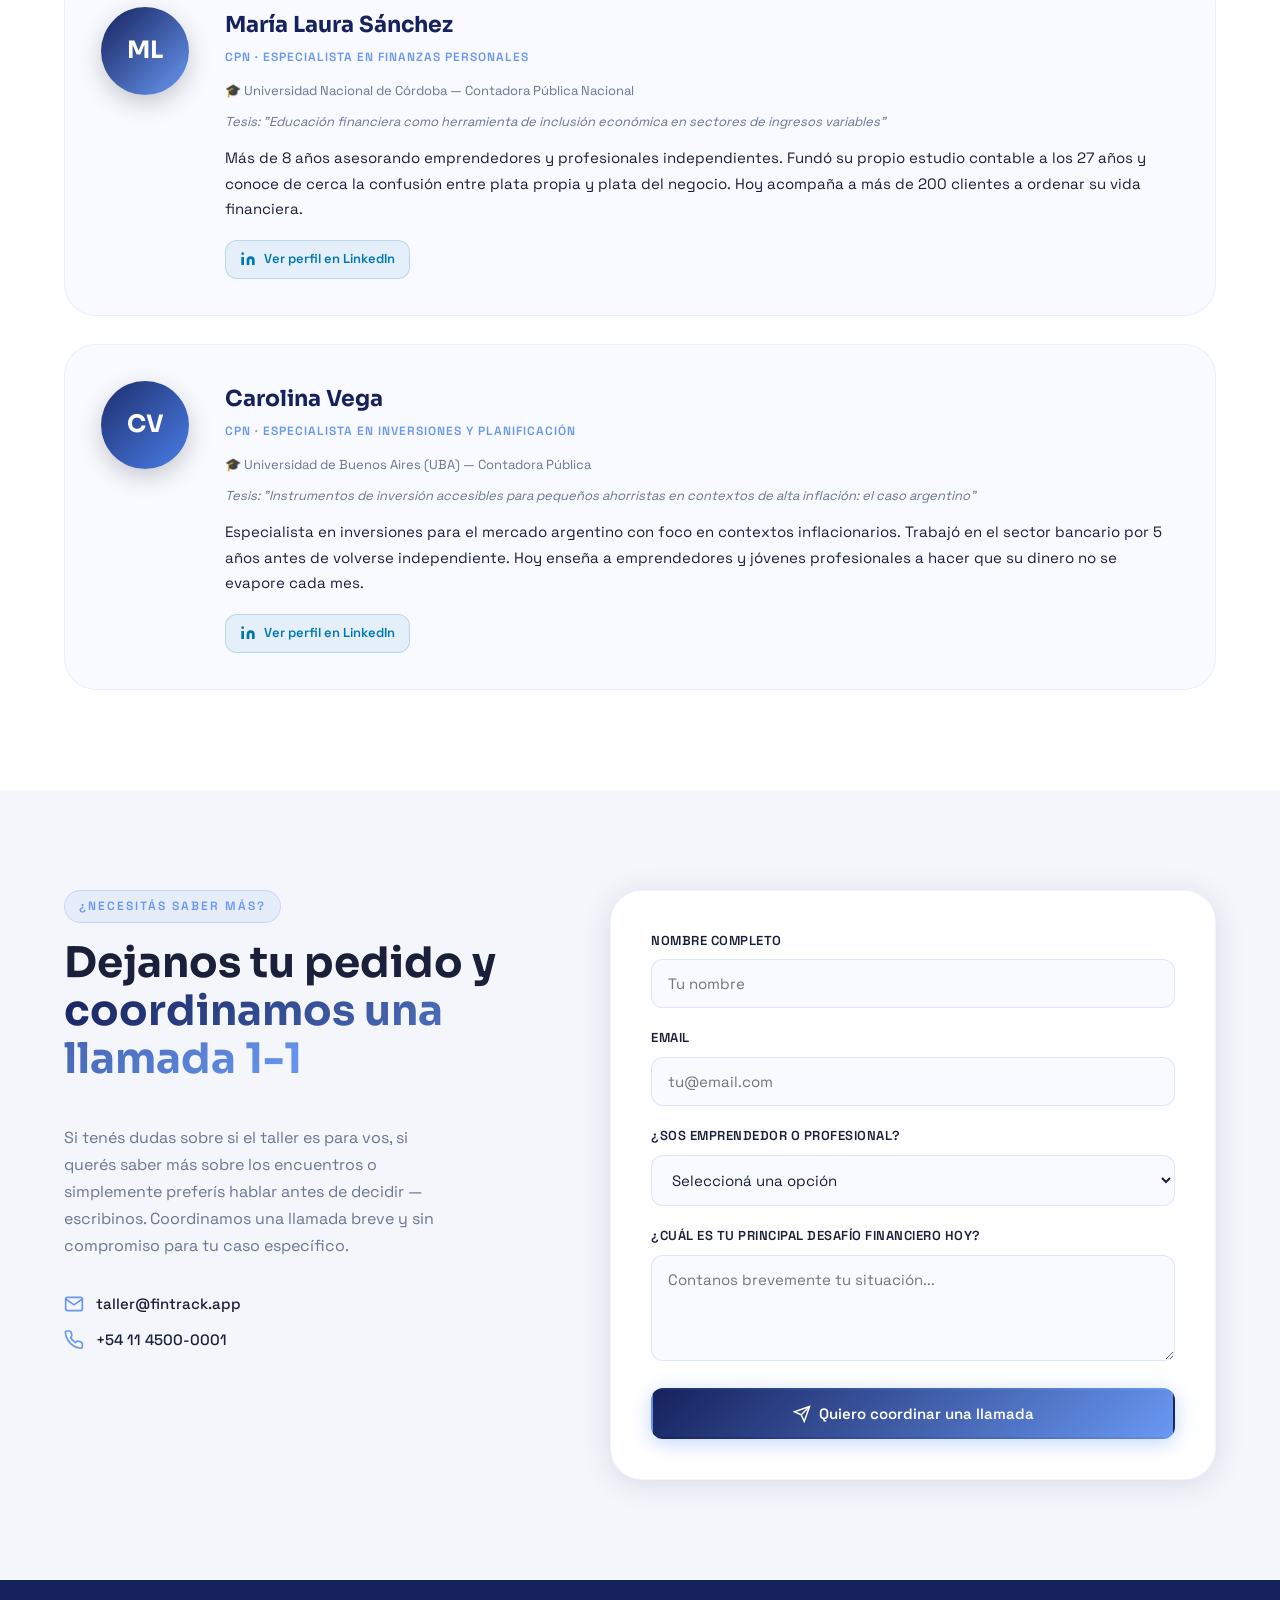
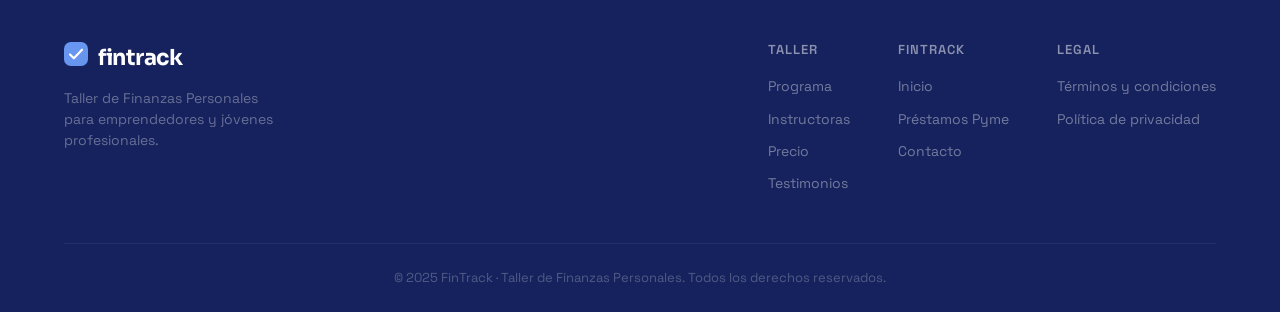
<file: taller.html>
<!DOCTYPE html>
<html lang="es">
<head>
  <meta charset="UTF-8" />
  <meta name="viewport" content="width=device-width, initial-scale=1.0" />
  <title>Taller de Finanzas — FinTrack</title>
  <link rel="preconnect" href="https://fonts.googleapis.com" />
  <link rel="preconnect" href="https://fonts.gstatic.com" crossorigin />
  <link href="https://fonts.googleapis.com/css2?family=Space+Grotesk:wght@300;400;500;600;700&family=Sora:wght@300;400;500;600;700;800&display=swap" rel="stylesheet" />
  <link rel="stylesheet" href="taller.css" />
</head>
<body>

  <!-- ========== HEADER ========== -->
  <header class="header" id="header">
    <div class="header__inner container">
      <a href="index.html" class="logo">
        <span class="logo__icon">
          <svg width="28" height="28" viewBox="0 0 28 28" fill="none" xmlns="http://www.w3.org/2000/svg">
            <rect width="28" height="28" rx="8" fill="url(#logoGrad)"/>
            <path d="M7 14.5L11.5 19L21 9" stroke="white" stroke-width="2.5" stroke-linecap="round" stroke-linejoin="round"/>
            <defs>
              <linearGradient id="logoGrad" x1="0" y1="0" x2="28" y2="28" gradientUnits="userSpaceOnUse">
                <stop stop-color="#6998f2"/>
                <stop offset="1" stop-color="#16225d"/>
              </linearGradient>
            </defs>
          </svg>
        </span>
        <span class="logo__text">fintrack</span>
      </a>
      <nav class="nav" id="nav">
        <a href="index.html" class="nav__link">Inicio</a>
        <a href="#programa" class="nav__link">Programa</a>
        <a href="#instructoras" class="nav__link">Instructoras</a>
        <a href="#contacto" class="nav__link">Contacto</a>
        <a href="#valor" class="nav__link nav__link--cta">Inscribirme</a>
      </nav>
      <button class="hamburger" id="hamburger" aria-label="Menú">
        <span></span><span></span><span></span>
      </button>
    </div>
  </header>

  <!-- ========== HERO ========== -->
  <section class="hero" id="inicio">
    <div class="hero__bg-orb hero__bg-orb--1"></div>
    <div class="hero__bg-orb hero__bg-orb--2"></div>
    <div class="hero__bg-grid"></div>

    <div class="container hero__inner">
      <div class="hero__content">
        <div class="hero__badge">
          <span class="hero__badge-dot"></span>
          4 encuentros · Online · En vivo
        </div>
        <h1 class="hero__title">Tomá el control: finanzas personales para <span class="hero__title--accent">emprendedores y jóvenes profesionales</span></h1>
        <p class="hero__subtitle">Ordená tu vida financiera en solo 4 encuentros y viví más tranquilo, sin prisas y sin la soga al cuello cada fin de mes.</p>
        <div class="hero__actions">
          <a href="#valor" class="btn btn--primary">
            <svg width="18" height="18" viewBox="0 0 24 24" fill="none" stroke="currentColor" stroke-width="2" stroke-linecap="round" stroke-linejoin="round"><path d="M12 19l9 2-9-18-9 18 9-2zm0 0v-8"/></svg>
            Quiero inscribirme
          </a>
          <a href="#programa" class="btn btn--ghost">Ver el programa</a>
        </div>
        <div class="hero__stats">
          <div class="hero__stat">
            <span class="hero__stat-value">4</span>
            <span class="hero__stat-label">Encuentros</span>
          </div>
          <div class="hero__stat-divider"></div>
          <div class="hero__stat">
            <span class="hero__stat-value">100%</span>
            <span class="hero__stat-label">Online</span>
          </div>
          <div class="hero__stat-divider"></div>
          <div class="hero__stat">
            <span class="hero__stat-value">+120</span>
            <span class="hero__stat-label">Egresados</span>
          </div>
        </div>
      </div>
    </div>
  </section>

  <!-- ========== BLOQUE 2: POR QUÉ + VIDEO ========== -->
  <section class="porque" id="porque">
    <div class="container">
      <div class="porque__inner">
        <div class="porque__content">
          <div class="section-label">El problema real</div>
          <h2 class="section-title">El dinero que <span class="text-gradient">ganás</span> no es el problema</h2>
          <p class="porque__text">Hay una trampa silenciosa en la que cae la mayoría de los emprendedores: mezclar las finanzas del negocio con las personales. Cuando el negocio va bien, gastás más. Cuando va mal, no tenés de dónde sacar. Y así, sin darte cuenta, el negocio se convierte en tu mayor fuente de ansiedad financiera.</p>
          <p class="porque__text">No es que te falte dinero. Es que nadie te enseñó a separarlo, a ordenarlo, a que te trabaje.</p>
          <p class="porque__text">Y si sos joven profesional y pensás que ganar más resuelve el problema… la realidad es que no. El desorden escala con el ingreso. Llegás a fin de mes preguntándote a dónde fue todo, incluso cuando tu sueldo está muy por encima del promedio.</p>
          <div class="porque__highlights">
            <div class="ph-item">
              <span class="ph-icon">⚠️</span>
              <span>El 73% de los emprendedores no sabe cuánto necesita para vivir separado del negocio</span>
            </div>
            <div class="ph-item">
              <span class="ph-icon">📉</span>
              <span>Los profesionales con ingresos altos tienen el mismo nivel de estrés financiero que quienes ganan menos</span>
            </div>
            <div class="ph-item">
              <span class="ph-icon">✅</span>
              <span>El orden financiero no requiere ganar más, requiere un sistema claro</span>
            </div>
          </div>
        </div>

        <div class="porque__video-wrap">
          <div class="porque__video-box">
            <div class="video__placeholder">
              <div class="video__play-btn">
                <svg width="32" height="32" viewBox="0 0 24 24" fill="white"><polygon points="5 3 19 12 5 21 5 3"/></svg>
              </div>
              <div class="video__label">
                <span>Presentación del taller</span>
                <small>2 min · Miralo antes de decidir</small>
              </div>
            </div>
            <div class="video__overlay-tag">▶ Conocé el taller</div>
          </div>
          <div class="porque__video-info">
            <div class="vi-stat">
              <strong>+120</strong>
              <span>personas ya ordenaron sus finanzas</span>
            </div>
            <div class="vi-stat">
              <strong>4.9★</strong>
              <span>calificación promedio del taller</span>
            </div>
          </div>
        </div>
      </div>
    </div>
  </section>

  <!-- ========== BLOQUE 3: RESEÑAS CARRUSEL ========== -->
  <section class="resenas" id="resenas">
    <div class="container">
      <div class="section-label section-label--light">Resultados reales</div>
      <h2 class="section-title section-title--light">Lo que lograron quienes<br>ya hicieron el taller</h2>
    </div>

    <div class="carousel__wrapper">
      <div class="carousel__track" id="carouselTrack">

        <div class="resena-card">
          <div class="resena-stars">★★★★★</div>
          <p>"Llevaba 3 años mezclando lo que ganaba con el negocio. En el encuentro 1 entendí todo lo que estaba haciendo mal. Hoy tengo dos cuentas separadas y duermo mucho mejor."</p>
          <div class="resena-author">
            <div class="resena-avatar av--1">LC</div>
            <div>
              <strong>Luciana Campos</strong>
              <span>31 años · Diseñadora freelance</span>
            </div>
          </div>
        </div>

        <div class="resena-card">
          <div class="resena-stars">★★★★★</div>
          <p>"Gano bien, pero llegaba justo a fin de mes. Después del encuentro 2 armé mi primer presupuesto real y pude ahorrar $150.000 en el primer mes. Nunca pensé que era posible."</p>
          <div class="resena-author">
            <div class="resena-avatar av--2">MF</div>
            <div>
              <strong>Matías Ferreyra</strong>
              <span>28 años · Analista de marketing</span>
            </div>
          </div>
        </div>

        <div class="resena-card resena-card--featured">
          <div class="resena-stars">★★★★★</div>
          <p>"Lo mejor fue el encuentro 3. Tenía deudas que me parecían imposibles de resolver. Me enseñaron a organizarlas con estrategia y en 4 meses las liquidé. El método funciona."</p>
          <div class="resena-author">
            <div class="resena-avatar av--3">SR</div>
            <div>
              <strong>Sofía Rodríguez</strong>
              <span>34 años · Emprendedora gastronómica</span>
            </div>
          </div>
        </div>

        <div class="resena-card">
          <div class="resena-stars">★★★★★</div>
          <p>"Soy contador y aun así no tenía ordenadas mis finanzas personales. El taller me dio el marco que le faltaba a mi vida. Hoy tengo fondo de emergencia y empecé a invertir."</p>
          <div class="resena-author">
            <div class="resena-avatar av--4">JB</div>
            <div>
              <strong>Julián Burgos</strong>
              <span>36 años · Contador público</span>
            </div>
          </div>
        </div>

        <div class="resena-card">
          <div class="resena-stars">★★★★★</div>
          <p>"Tengo ingresos variables y siempre pensé que era imposible ahorrar. El módulo de ahorro para ingresos variables cambió todo. Es práctico, realista y aplicable desde el día uno."</p>
          <div class="resena-author">
            <div class="resena-avatar av--5">VP</div>
            <div>
              <strong>Valentina Paz</strong>
              <span>27 años · Fotógrafa independiente</span>
            </div>
          </div>
        </div>

        <div class="resena-card">
          <div class="resena-stars">★★★★★</div>
          <p>"La parte de plan de vida financiero fue reveladora. Por primera vez tengo metas concretas a 12 meses y un camino claro para llegar. El taller no da teoría, da un sistema."</p>
          <div class="resena-author">
            <div class="resena-avatar av--6">AG</div>
            <div>
              <strong>Agustín Gómez</strong>
              <span>32 años · Dueño de agencia digital</span>
            </div>
          </div>
        </div>

        <div class="resena-card">
          <div class="resena-stars">★★★★☆</div>
          <p>"Me costó un poco al principio porque nunca había prestado atención a mis finanzas. Pero el ritmo del taller es muy accesible. Lo recomendaría a cualquier profesional joven."</p>
          <div class="resena-author">
            <div class="resena-avatar av--7">NM</div>
            <div>
              <strong>Natalia Morales</strong>
              <span>25 años · Abogada junior</span>
            </div>
          </div>
        </div>

        <div class="resena-card resena-card--featured">
          <div class="resena-stars">★★★★★</div>
          <p>"Hice el taller con mi pareja. Los dos emprendemos y los dos estábamos en el mismo caos. Hoy tenemos un sistema compartido, metas en común y mucho menos fricción en casa por la plata."</p>
          <div class="resena-author">
            <div class="resena-avatar av--8">PL</div>
            <div>
              <strong>Paula Lamas</strong>
              <span>30 años · Emprendedora de moda</span>
            </div>
          </div>
        </div>

        <!-- Duplicados para loop infinito -->
        <div class="resena-card">
          <div class="resena-stars">★★★★★</div>
          <p>"Llevaba 3 años mezclando lo que ganaba con el negocio. En el encuentro 1 entendí todo lo que estaba haciendo mal. Hoy tengo dos cuentas separadas y duermo mucho mejor."</p>
          <div class="resena-author">
            <div class="resena-avatar av--1">LC</div>
            <div>
              <strong>Luciana Campos</strong>
              <span>31 años · Diseñadora freelance</span>
            </div>
          </div>
        </div>

        <div class="resena-card">
          <div class="resena-stars">★★★★★</div>
          <p>"Gano bien, pero llegaba justo a fin de mes. Después del encuentro 2 armé mi primer presupuesto real y pude ahorrar $150.000 en el primer mes."</p>
          <div class="resena-author">
            <div class="resena-avatar av--2">MF</div>
            <div>
              <strong>Matías Ferreyra</strong>
              <span>28 años · Analista de marketing</span>
            </div>
          </div>
        </div>

      </div>
    </div>
  </section>

  <!-- ========== BLOQUE 4: PROGRAMA ========== -->
  <section class="programa" id="programa">
    <div class="container">
      <div class="section-label">El programa</div>
      <h2 class="section-title">Las finanzas son más que números,<br><span class="text-gradient">son el pilar de una vida tranquila</span></h2>

      <div class="programa__grid">

        <div class="encuentro-card" data-encuentro="1">
          <div class="encuentro-header">
            <div class="encuentro-num">01</div>
            <div>
              <div class="encuentro-tag">Encuentro 1</div>
              <h3>Conocé tu punto de partida</h3>
            </div>
          </div>
          <div class="encuentro-body">
            <div class="bloque">
              <div class="bloque-title">
                <span class="bloque-dot"></span>
                Bloque 1 — Mentalidad financiera
              </div>
              <ul>
                <li>Creencias limitantes sobre el dinero y cómo identificarlas</li>
                <li>La relación entre mentalidad y resultados financieros</li>
                <li>El emprendedor y su vínculo particular con el dinero</li>
              </ul>
            </div>
            <div class="bloque">
              <div class="bloque-title">
                <span class="bloque-dot"></span>
                Bloque 2 — Diagnóstico financiero personal
              </div>
              <ul>
                <li>Diferencia entre finanzas personales y finanzas del negocio</li>
                <li>Cómo registrar ingresos y egresos de forma simple</li>
                <li>Construcción del primer cuadro de situación real</li>
              </ul>
            </div>
          </div>
        </div>

        <div class="encuentro-card" data-encuentro="2">
          <div class="encuentro-header">
            <div class="encuentro-num">02</div>
            <div>
              <div class="encuentro-tag">Encuentro 2</div>
              <h3>Controlá tu plata, no al revés</h3>
            </div>
          </div>
          <div class="encuentro-body">
            <div class="bloque">
              <div class="bloque-title">
                <span class="bloque-dot"></span>
                Bloque 1 — Presupuesto personal
              </div>
              <ul>
                <li>Qué es un presupuesto y por qué fracasan la mayoría</li>
                <li>Cómo calcular el ingreso mínimo necesario para tu vida</li>
                <li>Armado de un presupuesto real y sostenible</li>
              </ul>
            </div>
            <div class="bloque">
              <div class="bloque-title">
                <span class="bloque-dot"></span>
                Bloque 2 — Ahorro inteligente
              </div>
              <ul>
                <li>El concepto de pagarse primero</li>
                <li>Fondos de emergencia: cuánto, cómo y dónde</li>
                <li>Estrategias de ahorro para ingresos variables</li>
              </ul>
            </div>
          </div>
        </div>

        <div class="encuentro-card" data-encuentro="3">
          <div class="encuentro-header">
            <div class="encuentro-num">03</div>
            <div>
              <div class="encuentro-tag">Encuentro 3</div>
              <h3>Salí de las deudas y empezá a invertir</h3>
            </div>
          </div>
          <div class="encuentro-body">
            <div class="bloque">
              <div class="bloque-title">
                <span class="bloque-dot"></span>
                Bloque 1 — Gestión de deudas
              </div>
              <ul>
                <li>Deuda productiva vs. deuda improductiva</li>
                <li>Métodos para salir de deudas con estrategia</li>
                <li>Cómo negociar y reorganizar pasivos</li>
              </ul>
            </div>
            <div class="bloque">
              <div class="bloque-title">
                <span class="bloque-dot"></span>
                Bloque 2 — Primeros pasos en inversión
              </div>
              <ul>
                <li>Conceptos básicos: riesgo, plazo y rentabilidad</li>
                <li>Instrumentos accesibles en Argentina para emprendedores</li>
                <li>Cómo empezar a invertir desde montos chicos</li>
              </ul>
            </div>
          </div>
        </div>

        <div class="encuentro-card" data-encuentro="4">
          <div class="encuentro-header">
            <div class="encuentro-num">04</div>
            <div>
              <div class="encuentro-tag">Encuentro 4</div>
              <h3>Construí tu proyecto de vida financiero</h3>
            </div>
          </div>
          <div class="encuentro-body">
            <div class="bloque">
              <div class="bloque-title">
                <span class="bloque-dot"></span>
                Bloque 1 — Protección financiera
              </div>
              <ul>
                <li>Qué es y por qué importa protegerse</li>
                <li>Seguros básicos para emprendedores</li>
                <li>Cobertura mínima recomendada según etapa del negocio</li>
              </ul>
            </div>
            <div class="bloque">
              <div class="bloque-title">
                <span class="bloque-dot"></span>
                Bloque 2 — Plan de vida financiero
              </div>
              <ul>
                <li>Cómo definir metas financieras reales y medibles</li>
                <li>Construcción de un plan personal a 12 meses</li>
                <li>Compromisos y hoja de ruta post-curso</li>
              </ul>
            </div>
          </div>
        </div>

      </div>
    </div>
  </section>

  <!-- ========== BLOQUE 5: VALOR ========== -->
  <section class="valor-section" id="valor">
    <div class="valor-section__bg-orb"></div>
    <div class="container">
      <div class="valor-section__inner">
        <div class="valor-section__emo">
          <div class="section-label section-label--light">Tu inversión</div>
          <h2 class="valor-section__title">¿Cuánto vale llegar<br>tranquilo a fin de mes?</h2>
          <p>Pensalo así: una sola reunión con un asesor financiero privado te sale más que este taller completo. Acá no solo tenés 4 encuentros en vivo con contadoras especializadas, sino que te llevás un sistema que podés aplicar por el resto de tu vida.</p>
          <p>El costo real no es lo que pagás hoy. El costo real es seguir un mes más con el caos.</p>
          <div class="valor-section__bullets">
            <div class="vb-item">✅ 4 encuentros en vivo con acceso a grabaciones</div>
            <div class="vb-item">✅ Material descargable y plantillas de trabajo</div>
            <div class="vb-item">✅ Grupo privado de seguimiento post-curso</div>
            <div class="vb-item">✅ Certificado de finalización</div>
            <div class="vb-item">✅ Q&A en vivo con las instructoras</div>
          </div>
        </div>

        <div class="precio-box">
          <div class="precio-box__tag">ACCESO COMPLETO</div>
          <div class="precio-box__precio">
            <span class="precio-box__moneda">$</span>
            <span class="precio-box__valor">35.000</span>
          </div>
          <p class="precio-box__sub">Pago único · Acceso de por vida a las grabaciones</p>
          <div class="precio-box__cuotas">
            <span>O en 3 cuotas de <strong>$12.500</strong></span>
          </div>
          <a href="#contacto" class="btn btn--primary btn--full">
            Quiero inscribirme ahora
          </a>
          <div class="precio-box__garantia">
            <svg width="16" height="16" viewBox="0 0 24 24" fill="none" stroke="currentColor" stroke-width="2"><path d="M12 22s8-4 8-10V5l-8-3-8 3v7c0 6 8 10 8 10z"/></svg>
            Garantía de satisfacción: si en el primer encuentro sentís que no es para vos, te devolvemos el dinero.
          </div>
          <div class="precio-box__fechas">
            <div class="pf-row">
              <svg width="14" height="14" viewBox="0 0 24 24" fill="none" stroke="currentColor" stroke-width="2"><rect x="3" y="4" width="18" height="18" rx="2" ry="2"/><line x1="16" y1="2" x2="16" y2="6"/><line x1="8" y1="2" x2="8" y2="6"/><line x1="3" y1="10" x2="21" y2="10"/></svg>
              <span>Próxima cohorte: <strong>Junio 2025</strong></span>
            </div>
            <div class="pf-row">
              <svg width="14" height="14" viewBox="0 0 24 24" fill="none" stroke="currentColor" stroke-width="2"><circle cx="12" cy="12" r="10"/><polyline points="12 6 12 12 16 14"/></svg>
              <span>Cupos limitados: <strong>quedan 8</strong></span>
            </div>
          </div>
        </div>
      </div>
    </div>
  </section>

  <!-- ========== BLOQUE 6: INSTRUCTORAS ========== -->
  <section class="instructoras" id="instructoras">
    <div class="container">
      <div class="section-label">Quiénes lo dan</div>
      <h2 class="section-title">Vas a aprender con<br><span class="text-gradient">contadoras que también emprenden</span></h2>

      <div class="instructoras__grid">

        <div class="instructora-card">
          <div class="instructora-avatar instructora-avatar--1">
            <span>ML</span>
          </div>
          <div class="instructora-info">
            <h3>María Laura Sánchez</h3>
            <div class="instructora-tag">CPN · Especialista en finanzas personales</div>
            <p class="instructora-uni">🎓 Universidad Nacional de Córdoba — Contadora Pública Nacional</p>
            <p class="instructora-tesis">Tesis: <em>"Educación financiera como herramienta de inclusión económica en sectores de ingresos variables"</em></p>
            <p class="instructora-bio">Más de 8 años asesorando emprendedores y profesionales independientes. Fundó su propio estudio contable a los 27 años y conoce de cerca la confusión entre plata propia y plata del negocio. Hoy acompaña a más de 200 clientes a ordenar su vida financiera.</p>
            <a href="https://linkedin.com" target="_blank" class="instructora-linkedin">
              <svg width="16" height="16" viewBox="0 0 24 24" fill="currentColor"><path d="M16 8a6 6 0 0 1 6 6v7h-4v-7a2 2 0 0 0-2-2 2 2 0 0 0-2 2v7h-4v-7a6 6 0 0 1 6-6z"/><rect x="2" y="9" width="4" height="12"/><circle cx="4" cy="4" r="2"/></svg>
              Ver perfil en LinkedIn
            </a>
          </div>
        </div>

        <div class="instructora-card">
          <div class="instructora-avatar instructora-avatar--2">
            <span>CV</span>
          </div>
          <div class="instructora-info">
            <h3>Carolina Vega</h3>
            <div class="instructora-tag">CPN · Especialista en inversiones y planificación</div>
            <p class="instructora-uni">🎓 Universidad de Buenos Aires (UBA) — Contadora Pública</p>
            <p class="instructora-tesis">Tesis: <em>"Instrumentos de inversión accesibles para pequeños ahorristas en contextos de alta inflación: el caso argentino"</em></p>
            <p class="instructora-bio">Especialista en inversiones para el mercado argentino con foco en contextos inflacionarios. Trabajó en el sector bancario por 5 años antes de volverse independiente. Hoy enseña a emprendedores y jóvenes profesionales a hacer que su dinero no se evapore cada mes.</p>
            <a href="https://linkedin.com" target="_blank" class="instructora-linkedin">
              <svg width="16" height="16" viewBox="0 0 24 24" fill="currentColor"><path d="M16 8a6 6 0 0 1 6 6v7h-4v-7a2 2 0 0 0-2-2 2 2 0 0 0-2 2v7h-4v-7a6 6 0 0 1 6-6z"/><rect x="2" y="9" width="4" height="12"/><circle cx="4" cy="4" r="2"/></svg>
              Ver perfil en LinkedIn
            </a>
          </div>
        </div>

      </div>
    </div>
  </section>

  <!-- ========== BLOQUE 7: CONTACTO ========== -->
  <section class="contacto" id="contacto">
    <div class="container">
      <div class="contacto__inner">
        <div class="contacto__info">
          <div class="section-label">¿Necesitás saber más?</div>
          <h2 class="section-title">Dejanos tu pedido y<br><span class="text-gradient">coordinamos una llamada 1-1</span></h2>
          <p>Si tenés dudas sobre si el taller es para vos, si querés saber más sobre los encuentros o simplemente preferís hablar antes de decidir — escribinos. Coordinamos una llamada breve y sin compromiso para tu caso específico.</p>
          <div class="contacto__data">
            <div class="cd-item">
              <svg width="20" height="20" viewBox="0 0 24 24" fill="none" stroke="#6998f2" stroke-width="2"><path d="M4 4h16c1.1 0 2 .9 2 2v12c0 1.1-.9 2-2 2H4c-1.1 0-2-.9-2-2V6c0-1.1.9-2 2-2z"/><polyline points="22,6 12,13 2,6"/></svg>
              <span>taller@fintrack.app</span>
            </div>
            <div class="cd-item">
              <svg width="20" height="20" viewBox="0 0 24 24" fill="none" stroke="#6998f2" stroke-width="2"><path d="M22 16.92v3a2 2 0 0 1-2.18 2 19.79 19.79 0 0 1-8.63-3.07A19.5 19.5 0 0 1 4.69 12 19.79 19.79 0 0 1 1.61 3.44 2 2 0 0 1 3.59 1.25h3a2 2 0 0 1 2 1.72c.127.96.361 1.903.7 2.81a2 2 0 0 1-.45 2.11L7.91 8.96a16 16 0 0 0 6 6l1.08-.93a2 2 0 0 1 2.11-.45c.907.339 1.85.573 2.81.7A2 2 0 0 1 21.7 16.5l.22.42z"/></svg>
              <span>+54 11 4500-0001</span>
            </div>
          </div>
        </div>

        <form class="contacto__form" id="contactForm">
          <div class="form-group">
            <label>Nombre completo</label>
            <input type="text" placeholder="Tu nombre" required />
          </div>
          <div class="form-group">
            <label>Email</label>
            <input type="email" placeholder="tu@email.com" required />
          </div>
          <div class="form-group">
            <label>¿Sos emprendedor o profesional?</label>
            <select>
              <option value="">Seleccioná una opción</option>
              <option>Emprendedor / dueño de negocio</option>
              <option>Joven profesional en relación de dependencia</option>
              <option>Freelancer / independiente</option>
              <option>Otro</option>
            </select>
          </div>
          <div class="form-group">
            <label>¿Cuál es tu principal desafío financiero hoy?</label>
            <textarea rows="4" placeholder="Contanos brevemente tu situación..." required></textarea>
          </div>
          <button type="submit" class="btn btn--primary btn--full">
            <svg width="18" height="18" viewBox="0 0 24 24" fill="none" stroke="currentColor" stroke-width="2"><line x1="22" y1="2" x2="11" y2="13"/><polygon points="22 2 15 22 11 13 2 9 22 2"/></svg>
            Quiero coordinar una llamada
          </button>
          <div class="form-success" id="formSuccess">✅ ¡Recibimos tu mensaje! Te contactamos en menos de 24hs.</div>
        </form>
      </div>
    </div>
  </section>

  <!-- ========== FOOTER ========== -->
  <footer class="footer">
    <div class="container">
      <div class="footer__inner">
        <div class="footer__brand">
          <a href="index.html" class="logo">
            <span class="logo__icon">
              <svg width="24" height="24" viewBox="0 0 28 28" fill="none"><rect width="28" height="28" rx="8" fill="url(#lg2)"/><path d="M7 14.5L11.5 19L21 9" stroke="white" stroke-width="2.5" stroke-linecap="round" stroke-linejoin="round"/><defs><linearGradient id="lg2" x1="0" y1="0" x2="28" y2="28"><stop stop-color="#6998f2"/><stop offset="1" stop-color="#16225d"/></linearGradient></defs></svg>
            </span>
            <span class="logo__text">fintrack</span>
          </a>
          <p>Taller de Finanzas Personales<br>para emprendedores y jóvenes profesionales.</p>
        </div>
        <div class="footer__links">
          <div class="footer__col">
            <strong>Taller</strong>
            <a href="#programa">Programa</a>
            <a href="#instructoras">Instructoras</a>
            <a href="#valor">Precio</a>
            <a href="#resenas">Testimonios</a>
          </div>
          <div class="footer__col">
            <strong>FinTrack</strong>
            <a href="index.html">Inicio</a>
            <a href="index.html#prestamos">Préstamos Pyme</a>
            <a href="index.html#contacto">Contacto</a>
          </div>
          <div class="footer__col">
            <strong>Legal</strong>
            <a href="#">Términos y condiciones</a>
            <a href="#">Política de privacidad</a>
          </div>
        </div>
      </div>
      <div class="footer__bottom">
        <p>© 2025 FinTrack · Taller de Finanzas Personales. Todos los derechos reservados.</p>
      </div>
    </div>
  </footer>

  <script src="taller.js"></script>
</body>
</html>
</file>
<file: styles.css>
/* ============================================
   FINTRACK — styles.css
   Stack: CSS puro, custom properties, moderno
   ============================================ */

/* ---------- RESET & BASE ---------- */
*, *::before, *::after { box-sizing: border-box; margin: 0; padding: 0; }

:root {
  --clr-primary: #16225d;
  --clr-secondary: #6998f2;
  --clr-accent: #4a7fe8;
  --clr-dark: #0d1540;
  --clr-loans-bg: #192662;
  --clr-white: #ffffff;
  --clr-text: #1a1f3a;
  --clr-text-muted: #6b7594;
  --clr-border: rgba(105, 152, 242, 0.15);
  --grad-main: linear-gradient(135deg, #16225d 0%, #6998f2 100%);
  --grad-card: linear-gradient(145deg, #1e2d6e 0%, #2d4a9e 100%);
  --glass-bg: rgba(255, 255, 255, 0.08);
  --glass-border: rgba(255, 255, 255, 0.15);
  --glass-shadow: 0 8px 32px rgba(22, 34, 93, 0.25);
  --radius-sm: 12px;
  --radius-md: 20px;
  --radius-lg: 32px;
  --shadow-card: 0 4px 30px rgba(22, 34, 93, 0.12);
  --shadow-hover: 0 12px 50px rgba(22, 34, 93, 0.22);
  --font-display: 'Sora', sans-serif;
  --font-body: 'Space Grotesk', sans-serif;
  --transition: all 0.3s cubic-bezier(0.4, 0, 0.2, 1);
}

html { scroll-behavior: smooth; }

body {
  font-family: var(--font-body);
  color: var(--clr-text);
  background: #f4f6fb;
  overflow-x: hidden;
  line-height: 1.6;
  -webkit-font-smoothing: antialiased;
}

.container {
  max-width: 1200px;
  margin: 0 auto;
  padding: 0 24px;
}

/* ---------- TYPOGRAPHY ---------- */
.section-label {
  display: inline-flex;
  align-items: center;
  gap: 8px;
  font-size: 12px;
  font-weight: 600;
  letter-spacing: 2px;
  text-transform: uppercase;
  color: var(--clr-secondary);
  background: rgba(105, 152, 242, 0.1);
  border: 1px solid rgba(105, 152, 242, 0.25);
  padding: 6px 14px;
  border-radius: 100px;
  margin-bottom: 16px;
}
.section-label--light {
  color: rgba(255,255,255,0.7);
  background: rgba(255,255,255,0.1);
  border-color: rgba(255,255,255,0.2);
}

.section-title {
  font-family: var(--font-display);
  font-size: clamp(28px, 4vw, 44px);
  font-weight: 700;
  line-height: 1.15;
  color: var(--clr-text);
  margin-bottom: 48px;
}
.section-title--light { color: white; }

.text-gradient {
  background: var(--grad-main);
  -webkit-background-clip: text;
  -webkit-text-fill-color: transparent;
  background-clip: text;
}

/* ---------- BUTTONS ---------- */
.btn {
  display: inline-flex;
  align-items: center;
  gap: 8px;
  padding: 14px 28px;
  border-radius: var(--radius-sm);
  font-family: var(--font-body);
  font-size: 15px;
  font-weight: 600;
  text-decoration: none;
  cursor: pointer;
  border: 2px solid transparent;
  transition: var(--transition);
}
.btn--primary {
  background: var(--grad-main);
  color: white;
  box-shadow: 0 4px 20px rgba(105, 152, 242, 0.4);
}
.btn--primary:hover {
  transform: translateY(-2px);
  box-shadow: 0 8px 30px rgba(105, 152, 242, 0.55);
}
.btn--ghost {
  background: transparent;
  color: var(--clr-secondary);
  border-color: var(--clr-border);
}
.btn--ghost:hover {
  background: rgba(105, 152, 242, 0.08);
  border-color: var(--clr-secondary);
}
.btn--primary-outline {
  background: transparent;
  color: white;
  border-color: rgba(255,255,255,0.35);
}
.btn--primary-outline:hover {
  background: rgba(255,255,255,0.1);
  border-color: white;
}
.btn--white-outline {
  background: transparent;
  color: white;
  border-color: rgba(255,255,255,0.4);
  font-size: 14px;
  padding: 10px 20px;
}
.btn--white-outline:hover { background: rgba(255,255,255,0.1); }
.btn--full { width: 100%; justify-content: center; }

/* ---------- HEADER ---------- */
.header {
  position: fixed;
  top: 0;
  left: 0;
  right: 0;
  z-index: 1000;
  transition: var(--transition);
  padding: 16px 0;
}
.header.scrolled {
  background: rgba(22, 34, 93, 0.75);
  backdrop-filter: blur(20px);
  -webkit-backdrop-filter: blur(20px);
  border-bottom: 1px solid var(--glass-border);
  box-shadow: var(--glass-shadow);
  padding: 10px 0;
}
.header__inner {
  display: flex;
  align-items: center;
  justify-content: space-between;
  gap: 24px;
}

.logo {
  display: flex;
  align-items: center;
  gap: 10px;
  text-decoration: none;
  flex-shrink: 0;
}
.logo__text {
  font-family: var(--font-display);
  font-size: 22px;
  font-weight: 700;
  color: white;
  letter-spacing: -0.5px;
}

.nav {
  display: flex;
  align-items: center;
  gap: 4px;
  flex-wrap: wrap;
}
.nav__link {
  font-size: 13.5px;
  font-weight: 500;
  color: rgba(255,255,255,0.8);
  text-decoration: none;
  padding: 8px 12px;
  border-radius: 8px;
  transition: var(--transition);
  white-space: nowrap;
}
.nav__link:hover {
  color: white;
  background: rgba(255,255,255,0.1);
}
.nav__link--cta {
  background: rgba(105, 152, 242, 0.2);
  border: 1px solid rgba(105, 152, 242, 0.4);
  color: #a8c4fa;
}
.nav__link--cta:hover {
  background: rgba(105, 152, 242, 0.35);
  color: white;
}

.hamburger {
  display: none;
  flex-direction: column;
  gap: 5px;
  background: none;
  border: none;
  cursor: pointer;
  padding: 6px;
}
.hamburger span {
  display: block;
  width: 24px;
  height: 2px;
  background: white;
  border-radius: 2px;
  transition: var(--transition);
}

/* ---------- HERO ---------- */
.hero {
  min-height: 100vh;
  background: var(--grad-main);
  position: relative;
  display: flex;
  align-items: center;
  overflow: hidden;
  padding-top: 100px;
}
.hero__bg-orb {
  position: absolute;
  border-radius: 50%;
  filter: blur(80px);
  pointer-events: none;
}
.hero__bg-orb--1 {
  width: 600px;
  height: 600px;
  background: radial-gradient(circle, rgba(105, 152, 242, 0.35) 0%, transparent 70%);
  top: -200px;
  right: -100px;
}
.hero__bg-orb--2 {
  width: 400px;
  height: 400px;
  background: radial-gradient(circle, rgba(22, 34, 93, 0.5) 0%, transparent 70%);
  bottom: -100px;
  left: -100px;
}
.hero__bg-grid {
  position: absolute;
  inset: 0;
  background-image:
    linear-gradient(rgba(255,255,255,0.04) 1px, transparent 1px),
    linear-gradient(90deg, rgba(255,255,255,0.04) 1px, transparent 1px);
  background-size: 60px 60px;
  pointer-events: none;
}

.hero__inner {
  display: grid;
  grid-template-columns: 1fr 1fr;
  gap: 60px;
  align-items: center;
  padding-top: 40px;
  padding-bottom: 80px;
  position: relative;
  z-index: 1;
}

.hero__badge {
  display: inline-flex;
  align-items: center;
  gap: 8px;
  font-size: 13px;
  font-weight: 500;
  color: rgba(255,255,255,0.75);
  background: var(--glass-bg);
  border: 1px solid var(--glass-border);
  backdrop-filter: blur(10px);
  padding: 8px 16px;
  border-radius: 100px;
  margin-bottom: 24px;
}
.hero__badge-dot {
  width: 8px;
  height: 8px;
  background: #22c55e;
  border-radius: 50%;
  animation: pulse 2s infinite;
}
@keyframes pulse {
  0%, 100% { opacity: 1; transform: scale(1); }
  50% { opacity: 0.6; transform: scale(0.85); }
}

.hero__title {
  font-family: var(--font-display);
  font-size: clamp(38px, 5.5vw, 68px);
  font-weight: 800;
  line-height: 1.05;
  color: white;
  margin-bottom: 24px;
  letter-spacing: -1px;
}
.hero__title--accent {
  background: linear-gradient(135deg, #a8c4fa, #e0ecff);
  -webkit-background-clip: text;
  -webkit-text-fill-color: transparent;
  background-clip: text;
}

.hero__subtitle {
  font-size: 17px;
  color: rgba(255,255,255,0.72);
  line-height: 1.7;
  max-width: 480px;
  margin-bottom: 36px;
}

.hero__actions { display: flex; gap: 14px; flex-wrap: wrap; margin-bottom: 48px; }

.hero__stats {
  display: flex;
  align-items: center;
  gap: 24px;
}
.hero__stat { text-align: center; }
.hero__stat-value {
  display: block;
  font-family: var(--font-display);
  font-size: 22px;
  font-weight: 700;
  color: white;
}
.hero__stat-label {
  font-size: 12px;
  color: rgba(255,255,255,0.5);
  text-transform: uppercase;
  letter-spacing: 1px;
}
.hero__stat-divider {
  width: 1px;
  height: 40px;
  background: rgba(255,255,255,0.2);
}

/* Phone mockup */
.hero__mockup {
  position: relative;
  display: flex;
  justify-content: center;
  align-items: center;
}
.hero__mockup-phone {
  width: 260px;
  height: 520px;
  background: linear-gradient(145deg, #1a2a70, #0f1a4a);
  border-radius: 40px;
  border: 2px solid rgba(255,255,255,0.12);
  box-shadow:
    0 40px 80px rgba(0,0,0,0.4),
    0 0 0 1px rgba(255,255,255,0.05),
    inset 0 1px 0 rgba(255,255,255,0.1);
  position: relative;
  overflow: hidden;
  padding: 40px 20px 24px;
  animation: float 4s ease-in-out infinite;
}
@keyframes float {
  0%, 100% { transform: translateY(0px); }
  50% { transform: translateY(-12px); }
}
.hero__mockup-notch {
  position: absolute;
  top: 16px;
  left: 50%;
  transform: translateX(-50%);
  width: 80px;
  height: 10px;
  background: #0a1035;
  border-radius: 10px;
}
.hero__mockup-screen { height: 100%; display: flex; flex-direction: column; gap: 12px; }

.mock-header {
  display: flex;
  justify-content: space-between;
  align-items: center;
  font-size: 13px;
  font-weight: 600;
  color: white;
}
.mock-badge { color: #22c55e; font-size: 8px; }

.mock-balance {
  background: rgba(255,255,255,0.06);
  border-radius: 14px;
  padding: 14px;
  border: 1px solid rgba(255,255,255,0.08);
}
.mock-label { font-size: 11px; color: rgba(255,255,255,0.5); }
.mock-value { font-family: var(--font-display); font-size: 20px; font-weight: 700; color: white; }
.mock-change { font-size: 11px; color: #22c55e; }

.mock-chart {
  display: flex;
  align-items: flex-end;
  gap: 6px;
  height: 70px;
  padding: 10px 10px 0;
}
.mock-bar {
  flex: 1;
  background: rgba(105, 152, 242, 0.3);
  border-radius: 4px 4px 0 0;
  transition: var(--transition);
}
.mock-bar--active { background: var(--clr-secondary); }

.mock-cards { display: flex; gap: 8px; }
.mock-card {
  flex: 1;
  border-radius: 12px;
  padding: 10px;
  font-size: 11px;
}
.mock-card span { display: block; color: rgba(255,255,255,0.5); margin-bottom: 4px; }
.mock-card strong { color: white; font-size: 13px; }
.mock-card--1 { background: linear-gradient(135deg, #1e3a8a, #2563eb); }
.mock-card--2 { background: linear-gradient(135deg, #134e4a, #0f766e); }

.hero__mockup-glow {
  position: absolute;
  width: 300px;
  height: 300px;
  background: radial-gradient(circle, rgba(105,152,242,0.3) 0%, transparent 70%);
  border-radius: 50%;
  z-index: -1;
  filter: blur(40px);
}

.hero__floating-card {
  position: absolute;
  display: flex;
  align-items: center;
  gap: 8px;
  background: rgba(255,255,255,0.12);
  backdrop-filter: blur(12px);
  border: 1px solid rgba(255,255,255,0.18);
  border-radius: 12px;
  padding: 10px 14px;
  font-size: 12px;
  font-weight: 600;
  color: white;
  white-space: nowrap;
}
.hero__floating-card--1 { bottom: 80px; left: -20px; animation: float 3.5s ease-in-out infinite 0.5s; }
.hero__floating-card--2 { top: 80px; right: -30px; animation: float 4s ease-in-out infinite 1s; }

.hero__scroll-hint {
  position: absolute;
  bottom: 32px;
  left: 50%;
  transform: translateX(-50%);
  display: flex;
  flex-direction: column;
  align-items: center;
  gap: 6px;
  font-size: 11px;
  color: rgba(255,255,255,0.4);
  letter-spacing: 1px;
  text-transform: uppercase;
}
.hero__scroll-arrow {
  width: 20px;
  height: 20px;
  border-right: 2px solid rgba(255,255,255,0.3);
  border-bottom: 2px solid rgba(255,255,255,0.3);
  transform: rotate(45deg);
  animation: scrollBounce 1.5s ease-in-out infinite;
}
@keyframes scrollBounce {
  0%, 100% { transform: rotate(45deg) translateY(0); opacity: 0.4; }
  50% { transform: rotate(45deg) translateY(4px); opacity: 0.9; }
}

/* ---------- VALOR ---------- */
.valor {
  padding: 100px 0;
  background: #f4f6fb;
}

.valor__grid {
  display: grid;
  grid-template-columns: 2fr 1fr 1fr;
  grid-template-rows: auto auto;
  gap: 20px;
}

.valor__card {
  border-radius: var(--radius-md);
  padding: 32px;
  transition: var(--transition);
  position: relative;
  overflow: hidden;
}
.valor__card:hover { transform: translateY(-4px); box-shadow: var(--shadow-hover); }

.valor__card--large {
  grid-column: 1;
  grid-row: 1;
}
.valor__card--square { grid-row: 1; }
.valor__card--full {
  grid-column: 1 / -1;
  grid-row: 2;
}

@media (max-width: 768px) {
  .valor__grid {
    display: flex !important;
    flex-direction: column !important;
    gap: 16px;
  }
  .valor__card--large,
  .valor__card--square,
  .valor__card--full {
    grid-column: unset !important;
    grid-row: unset !important;
    width: 100% !important;
    min-height: unset !important;
    height: auto !important;
  }
  .valor__card--gradient {
    flex-direction: column !important;
    gap: 20px;
  }
  .valor__full-visual {
    flex-direction: column !important;
    gap: 10px;
    width: 100%;
  }
  .valor__card {
    padding: 24px !important;
    overflow: hidden !important;
  }
}

.valor__card--blue {
  background: var(--grad-card);
  color: white;
  box-shadow: 0 8px 40px rgba(22, 34, 93, 0.3);
}
.valor__card--white {
  background: white;
  box-shadow: var(--shadow-card);
  border: 1px solid rgba(105, 152, 242, 0.1);
}
.valor__card--dark {
  background: var(--clr-primary);
  color: white;
  box-shadow: var(--shadow-card);
}
.valor__card--gradient {
  background: linear-gradient(135deg, #16225d 0%, #2a4aad 50%, #6998f2 100%);
  color: white;
  display: flex;
  align-items: center;
  gap: 40px;
  box-shadow: 0 8px 40px rgba(22, 34, 93, 0.3);
}

.valor__card-tag {
  font-size: 10px;
  font-weight: 700;
  letter-spacing: 2px;
  text-transform: uppercase;
  opacity: 0.6;
  margin-bottom: 12px;
}
.valor__card h3 {
  font-family: var(--font-display);
  font-size: 22px;
  font-weight: 700;
  line-height: 1.2;
  margin-bottom: 12px;
}
.valor__card--white h3 { color: var(--clr-primary); }
.valor__card p { font-size: 14px; opacity: 0.75; line-height: 1.6; }

.valor__card-icon {
  width: 56px;
  height: 56px;
  background: rgba(105, 152, 242, 0.1);
  border-radius: 14px;
  display: flex;
  align-items: center;
  justify-content: center;
  margin-bottom: 16px;
}
.valor__card--dark .valor__card-icon { background: rgba(105, 152, 242, 0.15); }

.valor__card-illustration {
  display: flex;
  align-items: center;
  gap: 12px;
  margin-top: 24px;
}
.vi-banks { display: flex; gap: 8px; }
.vi-bank {
  width: 40px;
  height: 40px;
  background: rgba(255,255,255,0.1);
  border-radius: 10px;
  display: flex;
  align-items: center;
  justify-content: center;
  font-size: 18px;
  border: 1px solid rgba(255,255,255,0.15);
}
.vi-arrow { font-size: 20px; opacity: 0.5; }
.vi-center {
  width: 50px;
  height: 50px;
  display: flex;
  align-items: center;
  justify-content: center;
}

.valor__full-content { flex: 1; }
.valor__full-visual {
  flex: 1;
  display: flex;
  flex-direction: column;
  gap: 10px;
}

.vf-notification {
  display: flex;
  align-items: center;
  gap: 12px;
  background: rgba(255,255,255,0.1);
  border: 1px solid rgba(255,255,255,0.12);
  border-radius: 12px;
  padding: 12px 16px;
  font-size: 13px;
}
.vf-notification span { font-size: 20px; }
.vf-notification strong { display: block; color: white; font-size: 13px; margin-bottom: 2px; }
.vf-notification p { color: rgba(255,255,255,0.55); font-size: 12px; }
.vf-notification--1 { animation: fadeSlide 0.6s ease 0.2s both; }
.vf-notification--2 { animation: fadeSlide 0.6s ease 0.4s both; }
.vf-notification--3 { animation: fadeSlide 0.6s ease 0.6s both; }
@keyframes fadeSlide {
  from { opacity: 0; transform: translateX(20px); }
  to { opacity: 1; transform: translateX(0); }
}

/* ---------- OPINIONES ---------- */
.opiniones {
  padding: 100px 0;
  background: white;
}

.reviews__grid {
  display: grid;
  grid-template-columns: repeat(3, 1fr);
  gap: 20px;
}

.review-card {
  background: #f8faff;
  border: 1px solid rgba(105, 152, 242, 0.1);
  border-radius: var(--radius-md);
  padding: 28px;
  transition: var(--transition);
  position: relative;
}
.review-card:hover {
  transform: translateY(-4px);
  box-shadow: var(--shadow-hover);
  border-color: rgba(105, 152, 242, 0.25);
}
.review-card--featured {
  background: var(--grad-card);
  color: white;
  border-color: transparent;
  box-shadow: 0 8px 40px rgba(22, 34, 93, 0.25);
}
.review-card--featured p { color: rgba(255,255,255,0.85); }

.review-stars {
  font-size: 14px;
  color: #f59e0b;
  margin-bottom: 14px;
  letter-spacing: 2px;
}

.review-card p {
  font-size: 14px;
  color: var(--clr-text-muted);
  line-height: 1.7;
  margin-bottom: 20px;
  font-style: italic;
}

.review-author {
  display: flex;
  align-items: center;
  gap: 12px;
}
.review-avatar {
  width: 40px;
  height: 40px;
  border-radius: 50%;
  display: flex;
  align-items: center;
  justify-content: center;
  font-size: 13px;
  font-weight: 700;
  color: white;
  flex-shrink: 0;
}
.review-avatar--1 { background: linear-gradient(135deg, #7c3aed, #4f46e5); }
.review-avatar--2 { background: linear-gradient(135deg, #0891b2, #0284c7); }
.review-avatar--3 { background: linear-gradient(135deg, #059669, #10b981); }
.review-avatar--4 { background: linear-gradient(135deg, #dc2626, #ef4444); }
.review-avatar--5 { background: linear-gradient(135deg, #d97706, #f59e0b); }
.review-avatar--6 { background: linear-gradient(135deg, #0ea5e9, #6366f1); }
.review-avatar--7 { background: linear-gradient(135deg, #16225d, #6998f2); }
.review-avatar--8 { background: linear-gradient(135deg, #be185d, #e11d48); }
.review-avatar--9 { background: linear-gradient(135deg, #065f46, #047857); }

.review-author strong {
  display: block;
  font-size: 14px;
  color: var(--clr-text);
  font-weight: 600;
}
.review-card--featured .review-author strong { color: white; }
.review-author span {
  font-size: 12px;
  color: var(--clr-text-muted);
}
.review-card--featured .review-author span { color: rgba(255,255,255,0.55); }

/* ---------- PRÉSTAMOS ---------- */
.prestamos {
  background: var(--clr-loans-bg);
  padding: 100px 0;
  position: relative;
  overflow: hidden;
}
.prestamos__bg-orb {
  position: absolute;
  border-radius: 50%;
  filter: blur(100px);
  pointer-events: none;
}
.prestamos__bg-orb--1 {
  width: 500px;
  height: 500px;
  background: radial-gradient(circle, rgba(105,152,242,0.2) 0%, transparent 70%);
  top: -100px;
  right: -100px;
}
.prestamos__bg-orb--2 {
  width: 300px;
  height: 300px;
  background: radial-gradient(circle, rgba(22,34,93,0.6) 0%, transparent 70%);
  bottom: -50px;
  left: -50px;
}

.prestamos__inner {
  display: grid;
  grid-template-columns: 1fr 1fr;
  gap: 60px;
  align-items: start;
  position: relative;
  z-index: 1;
}

/* Simulador */
.simulador {
  background: rgba(255,255,255,0.06);
  backdrop-filter: blur(20px);
  border: 1px solid rgba(255,255,255,0.12);
  border-radius: var(--radius-lg);
  padding: 40px;
}
.simulador__title {
  font-family: var(--font-display);
  font-size: 26px;
  font-weight: 700;
  color: white;
  margin-bottom: 32px;
}

.sim-field { margin-bottom: 28px; }
.sim-field-header {
  display: flex;
  justify-content: space-between;
  align-items: center;
  margin-bottom: 12px;
}
.sim-field-header label {
  font-size: 14px;
  font-weight: 500;
  color: rgba(255,255,255,0.7);
}
.sim-value {
  font-size: 15px;
  font-weight: 700;
  color: var(--clr-secondary);
}
.sim-value--score { color: #22c55e; }

.sim-slider {
  width: 100%;
  height: 4px;
  -webkit-appearance: none;
  appearance: none;
  background: rgba(255,255,255,0.15);
  border-radius: 2px;
  outline: none;
  cursor: pointer;
}
.sim-slider::-webkit-slider-thumb {
  -webkit-appearance: none;
  width: 20px;
  height: 20px;
  border-radius: 50%;
  background: var(--clr-secondary);
  box-shadow: 0 0 0 4px rgba(105,152,242,0.25);
  cursor: pointer;
  transition: var(--transition);
}
.sim-slider::-webkit-slider-thumb:hover {
  transform: scale(1.2);
  box-shadow: 0 0 0 6px rgba(105,152,242,0.35);
}
.sim-slider--score::-webkit-slider-thumb { background: #22c55e; box-shadow: 0 0 0 4px rgba(34,197,94,0.25); }

.sim-range-labels {
  display: flex;
  justify-content: space-between;
  font-size: 11px;
  color: rgba(255,255,255,0.35);
  margin-top: 6px;
}

.sim-meses {
  display: flex;
  gap: 8px;
}
.sim-mes-btn {
  flex: 1;
  padding: 10px 4px;
  border-radius: 8px;
  border: 1px solid rgba(255,255,255,0.15);
  background: rgba(255,255,255,0.05);
  color: rgba(255,255,255,0.6);
  font-size: 13px;
  font-weight: 600;
  cursor: pointer;
  transition: var(--transition);
  font-family: var(--font-body);
}
.sim-mes-btn:hover { border-color: var(--clr-secondary); color: white; }
.sim-mes-btn.active {
  background: var(--clr-secondary);
  border-color: var(--clr-secondary);
  color: white;
  box-shadow: 0 4px 14px rgba(105,152,242,0.4);
}

.sim-score { margin-bottom: 28px; }
.sim-score-hint { font-size: 11px; color: rgba(255,255,255,0.35); margin-top: 6px; }

.sim-result {
  background: rgba(255,255,255,0.06);
  border: 1px solid rgba(255,255,255,0.1);
  border-radius: var(--radius-sm);
  padding: 24px;
  text-align: center;
  margin-bottom: 24px;
}
.sim-result-label {
  font-size: 12px;
  text-transform: uppercase;
  letter-spacing: 1.5px;
  color: rgba(255,255,255,0.45);
  margin-bottom: 8px;
}
.sim-result-value {
  font-family: var(--font-display);
  font-size: 38px;
  font-weight: 800;
  color: white;
  margin-bottom: 12px;
}
.sim-result-meta {
  display: flex;
  justify-content: center;
  gap: 20px;
  font-size: 13px;
  color: rgba(255,255,255,0.5);
}
.sim-result-meta strong { color: var(--clr-secondary); }
.sim-disclaimer { font-size: 11px; color: rgba(255,255,255,0.25); margin-top: 10px; }

/* Info lado derecho */
.prestamos__title {
  font-family: var(--font-display);
  font-size: clamp(36px, 5vw, 54px);
  font-weight: 800;
  line-height: 1.1;
  color: white;
  margin-bottom: 24px;
}
.prestamos__rotator {
  display: inline-block;
  color: var(--clr-secondary);
  min-width: 200px;
  transition: opacity 0.3s ease;
}

.prestamos__text {
  font-size: 16px;
  color: rgba(255,255,255,0.65);
  line-height: 1.7;
  margin-bottom: 32px;
  max-width: 480px;
}

.prestamos__features {
  margin-top: 48px;
  display: flex;
  flex-direction: column;
  gap: 16px;
}
.pf-card {
  display: flex;
  align-items: flex-start;
  gap: 16px;
  background: rgba(255,255,255,0.06);
  border: 1px solid rgba(255,255,255,0.08);
  border-radius: var(--radius-sm);
  padding: 20px;
  transition: var(--transition);
}
.pf-card:hover { background: rgba(255,255,255,0.1); }
.pf-icon { font-size: 24px; flex-shrink: 0; }
.pf-card strong { display: block; color: white; font-size: 15px; font-weight: 600; margin-bottom: 4px; }
.pf-card p { color: rgba(255,255,255,0.55); font-size: 14px; }

/* ---------- FAQ ---------- */
.faq {
  background: var(--grad-main);
  padding: 100px 0;
  position: relative;
  overflow: hidden;
}
.faq__bg {
  position: absolute;
  inset: 0;
  background-image:
    linear-gradient(rgba(255,255,255,0.03) 1px, transparent 1px),
    linear-gradient(90deg, rgba(255,255,255,0.03) 1px, transparent 1px);
  background-size: 50px 50px;
  pointer-events: none;
}

.faq__grid {
  display: grid;
  grid-template-columns: repeat(2, 1fr);
  gap: 16px;
  position: relative;
  z-index: 1;
}

.faq-item {
  background: rgba(255,255,255,0.07);
  backdrop-filter: blur(12px);
  border: 1px solid rgba(255,255,255,0.12);
  border-radius: var(--radius-sm);
  overflow: hidden;
  transition: var(--transition);
}
.faq-item:hover { border-color: rgba(255,255,255,0.22); }
.faq-item.open { background: rgba(255,255,255,0.1); }

.faq-question {
  width: 100%;
  display: flex;
  align-items: center;
  justify-content: space-between;
  gap: 16px;
  padding: 22px 24px;
  background: none;
  border: none;
  cursor: pointer;
  text-align: left;
  color: white;
  font-family: var(--font-body);
  font-size: 15px;
  font-weight: 600;
  transition: var(--transition);
}
.faq-question:hover { color: #a8c4fa; }
.faq-icon {
  flex-shrink: 0;
  transition: transform 0.3s ease;
  color: rgba(255,255,255,0.5);
}
.faq-item.open .faq-icon { transform: rotate(180deg); color: var(--clr-secondary); }

.faq-answer {
  max-height: 0;
  overflow: hidden;
  transition: max-height 0.35s cubic-bezier(0.4, 0, 0.2, 1);
}
.faq-answer p {
  padding: 0 24px 22px;
  font-size: 14px;
  color: rgba(255,255,255,0.65);
  line-height: 1.7;
}

/* ---------- CONTACTO ---------- */
.contacto {
  padding: 100px 0;
  background: #f4f6fb;
}
.contacto__inner {
  display: grid;
  grid-template-columns: 1fr 1.3fr;
  gap: 80px;
  align-items: start;
}
.contacto__info p {
  font-size: 16px;
  color: var(--clr-text-muted);
  line-height: 1.7;
  max-width: 380px;
  margin-bottom: 32px;
}
.contacto__data { display: flex; flex-direction: column; gap: 12px; }
.cd-item {
  display: flex;
  align-items: center;
  gap: 12px;
  font-size: 15px;
  color: var(--clr-text);
  font-weight: 500;
}

.contacto__form {
  background: white;
  border-radius: var(--radius-lg);
  padding: 40px;
  box-shadow: var(--shadow-card);
  border: 1px solid rgba(105,152,242,0.1);
}
.form-group {
  margin-bottom: 20px;
}
.form-group label {
  display: block;
  font-size: 13px;
  font-weight: 600;
  color: var(--clr-text);
  margin-bottom: 8px;
  text-transform: uppercase;
  letter-spacing: 0.5px;
}
.form-group input,
.form-group textarea {
  width: 100%;
  padding: 14px 16px;
  border-radius: var(--radius-sm);
  border: 1.5px solid rgba(105,152,242,0.2);
  background: #f8faff;
  font-family: var(--font-body);
  font-size: 15px;
  color: var(--clr-text);
  outline: none;
  transition: var(--transition);
  resize: vertical;
}
.form-group input:focus,
.form-group textarea:focus {
  border-color: var(--clr-secondary);
  background: white;
  box-shadow: 0 0 0 4px rgba(105,152,242,0.12);
}
.form-group textarea { min-height: 120px; }

.form-success {
  display: none;
  text-align: center;
  padding: 16px;
  background: rgba(34,197,94,0.1);
  border: 1px solid rgba(34,197,94,0.25);
  border-radius: var(--radius-sm);
  color: #166534;
  font-size: 14px;
  font-weight: 600;
  margin-top: 16px;
  animation: fadeIn 0.4s ease;
}
@keyframes fadeIn { from { opacity: 0; transform: translateY(8px); } to { opacity: 1; transform: translateY(0); } }

/* ---------- FOOTER ---------- */
.footer {
  background: var(--clr-dark);
  padding: 60px 0 24px;
}
.footer__inner {
  display: flex;
  gap: 60px;
  justify-content: space-between;
  margin-bottom: 48px;
  flex-wrap: wrap;
}
.footer__brand p {
  font-size: 14px;
  color: rgba(255,255,255,0.35);
  margin-top: 12px;
  max-width: 200px;
  line-height: 1.5;
}
.footer__brand .logo__text { font-size: 18px; }
.footer__links { display: flex; gap: 48px; flex-wrap: wrap; }
.footer__col { display: flex; flex-direction: column; gap: 10px; }
.footer__col strong {
  font-size: 13px;
  font-weight: 600;
  color: rgba(255,255,255,0.5);
  text-transform: uppercase;
  letter-spacing: 1px;
  margin-bottom: 4px;
}
.footer__col a {
  font-size: 14px;
  color: rgba(255,255,255,0.4);
  text-decoration: none;
  transition: var(--transition);
}
.footer__col a:hover { color: white; }
.footer__bottom {
  border-top: 1px solid rgba(255,255,255,0.06);
  padding-top: 24px;
  text-align: center;
}
.footer__bottom p { font-size: 13px; color: rgba(255,255,255,0.25); }

/* ---------- RESPONSIVE ---------- */
@media (max-width: 1024px) {
  .hero__inner { grid-template-columns: 1fr; text-align: center; }
  .hero__subtitle { margin: 0 auto 36px; }
  .hero__actions { justify-content: center; }
  .hero__stats { justify-content: center; }
  .hero__mockup { display: none; }
  .hero__scroll-hint { display: none; }

  .valor__grid {
    grid-template-columns: 1fr 1fr;
  }
  .valor__card--large { grid-column: 1 / -1; }
  .valor__card--full {
    grid-column: 1 / -1;
    flex-direction: column;
  }
  .valor__full-visual { flex-direction: row; flex-wrap: wrap; }

  .prestamos__inner { grid-template-columns: 1fr; gap: 40px; }
  .prestamos__info { order: -1; }

  .reviews__grid { grid-template-columns: repeat(2, 1fr); }
  .faq__grid { grid-template-columns: 1fr; }
  .contacto__inner { grid-template-columns: 1fr; gap: 40px; }
}

@media (max-width: 768px) {
  .nav { display: none; position: fixed; top: 0; left: 0; right: 0; bottom: 0; background: rgba(13, 21, 64, 0.97); backdrop-filter: blur(20px); flex-direction: column; justify-content: center; align-items: center; gap: 12px; z-index: 999; }
  .nav.open { display: flex; }
  .nav__link { font-size: 18px; padding: 12px 24px; }
  .hamburger { display: flex; z-index: 1001; }
  .hamburger.open span:nth-child(1) { transform: rotate(45deg) translate(5px, 5px); }
  .hamburger.open span:nth-child(2) { opacity: 0; }
  .hamburger.open span:nth-child(3) { transform: rotate(-45deg) translate(5px, -5px); }

  .valor__grid { grid-template-columns: 1fr; }
  .valor__card--full { flex-direction: column; }

  .reviews__grid { grid-template-columns: 1fr; }

  .sim-meses { flex-wrap: wrap; }

  .footer__inner { flex-direction: column; gap: 32px; }
  .footer__links { gap: 28px; }

  .contacto__form { padding: 28px 20px; }
  .simulador { padding: 28px 20px; }
}

@media (max-width: 480px) {
  .container { padding: 0 16px; }
  .hero { padding-top: 80px; }
  .hero__title { font-size: 36px; }
  .hero__actions { flex-direction: column; align-items: stretch; }
  .hero__actions .btn { justify-content: center; }
  .valor, .opiniones, .prestamos, .faq, .contacto { padding: 70px 0; }
}

/* ---------- MOBILE OVERFLOW FIX ---------- */
html, body {
  overflow-x: hidden;
  max-width: 100%;
}

@media (max-width: 768px) {
  /* Fix overflow global */
  section, header, footer { overflow-x: hidden; }

  /* Hero floating cards — se salen en mobile */
  .hero__floating-card { display: none; }

  /* Valor cards — altura automática, sin mínimos fijos */
  .valor__card--square {
    min-height: unset;
    height: auto;
  }
  .valor__card {
    padding: 24px;
  }

  /* Bloque full — apilado vertical limpio */
  .valor__card--full {
    flex-direction: column;
    gap: 24px;
  }
  .valor__full-visual {
    flex-direction: column;
    gap: 10px;
  }

  /* Reviews — 1 columna, sin overflow */
  .reviews__grid { grid-template-columns: 1fr; }

  /* Simulador — evitar que el slider se salga */
  .sim-slider { max-width: 100%; }
  .sim-result-meta {
    flex-direction: column;
    gap: 6px;
    align-items: center;
  }

  /* Prestamos features */
  .prestamos__features { gap: 12px; }

  /* FAQ grid */
  .faq__grid { grid-template-columns: 1fr; }

  /* Footer links */
  .footer__links { flex-direction: column; gap: 20px; }

  /* Notificaciones en bloque valor */
  .vf-notification { flex-wrap: nowrap; }

  /* Stats hero en mobile */
  .hero__stats {
    flex-wrap: wrap;
    gap: 16px;
    justify-content: center;
  }
  .hero__stat-divider { display: none; }

  /* Título préstamos más chico */
  .prestamos__title { font-size: 32px; }

  /* Simulador meses — wrap limpio */
  .sim-meses { display: grid; grid-template-columns: repeat(3, 1fr); gap: 8px; }
  .sim-mes-btn { padding: 10px 6px; font-size: 13px; }
}
</file>
<file: taller.css>
/* ============================================
   FINTRACK TALLER — taller.css
   Misma estética que styles.css principal
   ============================================ */

*, *::before, *::after { box-sizing: border-box; margin: 0; padding: 0; }

:root {
  --clr-primary: #16225d;
  --clr-secondary: #6998f2;
  --clr-accent: #4a7fe8;
  --clr-dark: #0d1540;
  --clr-white: #ffffff;
  --clr-text: #1a1f3a;
  --clr-text-muted: #6b7594;
  --clr-border: rgba(105, 152, 242, 0.15);
  --grad-main: linear-gradient(135deg, #16225d 0%, #6998f2 100%);
  --grad-card: linear-gradient(145deg, #1e2d6e 0%, #2d4a9e 100%);
  --glass-bg: rgba(255, 255, 255, 0.08);
  --glass-border: rgba(255, 255, 255, 0.15);
  --glass-shadow: 0 8px 32px rgba(22, 34, 93, 0.25);
  --radius-sm: 12px;
  --radius-md: 20px;
  --radius-lg: 32px;
  --shadow-card: 0 4px 30px rgba(22, 34, 93, 0.12);
  --shadow-hover: 0 12px 50px rgba(22, 34, 93, 0.22);
  --font-display: 'Sora', sans-serif;
  --font-body: 'Space Grotesk', sans-serif;
  --transition: all 0.3s cubic-bezier(0.4, 0, 0.2, 1);
}

html { scroll-behavior: smooth; overflow-x: hidden; }
body {
  font-family: var(--font-body);
  color: var(--clr-text);
  background: #f4f6fb;
  overflow-x: hidden;
  line-height: 1.6;
  -webkit-font-smoothing: antialiased;
}

.container { max-width: 1200px; margin: 0 auto; padding: 0 24px; }

/* ---------- TYPOGRAPHY ---------- */
.section-label {
  display: inline-flex;
  align-items: center;
  gap: 8px;
  font-size: 12px;
  font-weight: 600;
  letter-spacing: 2px;
  text-transform: uppercase;
  color: var(--clr-secondary);
  background: rgba(105, 152, 242, 0.1);
  border: 1px solid rgba(105, 152, 242, 0.25);
  padding: 6px 14px;
  border-radius: 100px;
  margin-bottom: 16px;
}
.section-label--light {
  color: rgba(255,255,255,0.7);
  background: rgba(255,255,255,0.1);
  border-color: rgba(255,255,255,0.2);
}
.section-title {
  font-family: var(--font-display);
  font-size: clamp(26px, 4vw, 42px);
  font-weight: 700;
  line-height: 1.15;
  color: var(--clr-text);
  margin-bottom: 40px;
}
.section-title--light { color: white; }
.text-gradient {
  background: var(--grad-main);
  -webkit-background-clip: text;
  -webkit-text-fill-color: transparent;
  background-clip: text;
}

/* ---------- BUTTONS ---------- */
.btn {
  display: inline-flex;
  align-items: center;
  gap: 8px;
  padding: 14px 28px;
  border-radius: var(--radius-sm);
  font-family: var(--font-body);
  font-size: 15px;
  font-weight: 600;
  text-decoration: none;
  cursor: pointer;
  border: 2px solid transparent;
  transition: var(--transition);
}
.btn--primary {
  background: var(--grad-main);
  color: white;
  box-shadow: 0 4px 20px rgba(105, 152, 242, 0.4);
}
.btn--primary:hover { transform: translateY(-2px); box-shadow: 0 8px 30px rgba(105, 152, 242, 0.55); }
.btn--ghost {
  background: transparent;
  color: rgba(255,255,255,0.8);
  border-color: rgba(255,255,255,0.25);
}
.btn--ghost:hover { background: rgba(255,255,255,0.1); border-color: white; color: white; }
.btn--full { width: 100%; justify-content: center; }

/* ---------- HEADER ---------- */
.header {
  position: fixed;
  top: 0; left: 0; right: 0;
  z-index: 1000;
  transition: var(--transition);
  padding: 16px 0;
}
.header.scrolled {
  background: rgba(22, 34, 93, 0.85);
  backdrop-filter: blur(20px);
  border-bottom: 1px solid var(--glass-border);
  box-shadow: var(--glass-shadow);
  padding: 10px 0;
}
.header__inner { display: flex; align-items: center; justify-content: space-between; gap: 24px; }

.logo { display: flex; align-items: center; gap: 10px; text-decoration: none; flex-shrink: 0; }
.logo__text { font-family: var(--font-display); font-size: 22px; font-weight: 700; color: white; letter-spacing: -0.5px; }

.nav { display: flex; align-items: center; gap: 4px; }
.nav__link { font-size: 13.5px; font-weight: 500; color: rgba(255,255,255,0.8); text-decoration: none; padding: 8px 12px; border-radius: 8px; transition: var(--transition); white-space: nowrap; }
.nav__link:hover { color: white; background: rgba(255,255,255,0.1); }
.nav__link--cta { background: rgba(105,152,242,0.2); border: 1px solid rgba(105,152,242,0.4); color: #a8c4fa; }
.nav__link--cta:hover { background: rgba(105,152,242,0.35); color: white; }

.hamburger { display: none; flex-direction: column; gap: 5px; background: none; border: none; cursor: pointer; padding: 6px; z-index: 1001; }
.hamburger span { display: block; width: 24px; height: 2px; background: white; border-radius: 2px; transition: var(--transition); }

/* ---------- HERO ---------- */
.hero {
  min-height: 90vh;
  background: var(--grad-main);
  position: relative;
  display: flex;
  align-items: center;
  overflow: hidden;
  padding: 120px 0 80px;
}
.hero__bg-orb {
  position: absolute;
  border-radius: 50%;
  filter: blur(80px);
  pointer-events: none;
}
.hero__bg-orb--1 { width: 600px; height: 600px; background: radial-gradient(circle, rgba(105,152,242,0.3) 0%, transparent 70%); top: -200px; right: -100px; }
.hero__bg-orb--2 { width: 400px; height: 400px; background: radial-gradient(circle, rgba(22,34,93,0.5) 0%, transparent 70%); bottom: -100px; left: -100px; }
.hero__bg-grid {
  position: absolute; inset: 0;
  background-image: linear-gradient(rgba(255,255,255,0.04) 1px, transparent 1px), linear-gradient(90deg, rgba(255,255,255,0.04) 1px, transparent 1px);
  background-size: 60px 60px;
  pointer-events: none;
}
.hero__inner { position: relative; z-index: 1; max-width: 760px; }

.hero__badge { display: inline-flex; align-items: center; gap: 8px; font-size: 13px; font-weight: 500; color: rgba(255,255,255,0.75); background: var(--glass-bg); border: 1px solid var(--glass-border); backdrop-filter: blur(10px); padding: 8px 16px; border-radius: 100px; margin-bottom: 24px; }
.hero__badge-dot { width: 8px; height: 8px; background: #22c55e; border-radius: 50%; animation: pulse 2s infinite; }
@keyframes pulse { 0%,100%{opacity:1;transform:scale(1)} 50%{opacity:.6;transform:scale(.85)} }

.hero__title { font-family: var(--font-display); font-size: clamp(34px, 5vw, 60px); font-weight: 800; line-height: 1.08; color: white; margin-bottom: 24px; letter-spacing: -1px; }
.hero__title--accent { background: linear-gradient(135deg, #a8c4fa, #e0ecff); -webkit-background-clip: text; -webkit-text-fill-color: transparent; background-clip: text; }
.hero__subtitle { font-size: 18px; color: rgba(255,255,255,0.72); line-height: 1.7; max-width: 580px; margin-bottom: 36px; }
.hero__actions { display: flex; gap: 14px; flex-wrap: wrap; margin-bottom: 48px; }
.hero__stats { display: flex; align-items: center; gap: 24px; flex-wrap: wrap; }
.hero__stat { text-align: center; }
.hero__stat-value { display: block; font-family: var(--font-display); font-size: 22px; font-weight: 700; color: white; }
.hero__stat-label { font-size: 12px; color: rgba(255,255,255,0.5); text-transform: uppercase; letter-spacing: 1px; }
.hero__stat-divider { width: 1px; height: 40px; background: rgba(255,255,255,0.2); }

/* ---------- PORQUE ---------- */
.porque { padding: 100px 0; background: white; }
.porque__inner { display: grid; grid-template-columns: 1fr 1fr; gap: 64px; align-items: center; }
.porque__text { font-size: 16px; color: var(--clr-text-muted); line-height: 1.8; margin-bottom: 18px; }
.porque__highlights { margin-top: 28px; display: flex; flex-direction: column; gap: 14px; }
.ph-item { display: flex; align-items: flex-start; gap: 12px; font-size: 14px; color: var(--clr-text); line-height: 1.5; background: #f8faff; border: 1px solid rgba(105,152,242,0.12); border-radius: var(--radius-sm); padding: 14px 16px; }
.ph-icon { font-size: 18px; flex-shrink: 0; }

.porque__video-wrap { display: flex; flex-direction: column; gap: 20px; }
.porque__video-box {
  background: var(--grad-card);
  border-radius: var(--radius-lg);
  aspect-ratio: 16/10;
  display: flex;
  align-items: center;
  justify-content: center;
  position: relative;
  overflow: hidden;
  box-shadow: 0 20px 60px rgba(22,34,93,0.3);
  cursor: pointer;
  transition: var(--transition);
}
.porque__video-box:hover { transform: translateY(-4px); box-shadow: 0 28px 70px rgba(22,34,93,0.4); }
.porque__video-box::before {
  content: '';
  position: absolute;
  inset: 0;
  background: linear-gradient(135deg, rgba(105,152,242,0.2), transparent);
}
.video__placeholder { display: flex; flex-direction: column; align-items: center; gap: 16px; position: relative; z-index: 1; }
.video__play-btn {
  width: 72px; height: 72px;
  background: rgba(255,255,255,0.15);
  border: 2px solid rgba(255,255,255,0.3);
  border-radius: 50%;
  display: flex; align-items: center; justify-content: center;
  backdrop-filter: blur(10px);
  transition: var(--transition);
}
.porque__video-box:hover .video__play-btn { background: rgba(255,255,255,0.25); transform: scale(1.1); }
.video__label { text-align: center; color: white; }
.video__label span { display: block; font-size: 15px; font-weight: 600; }
.video__label small { color: rgba(255,255,255,0.55); font-size: 12px; }
.video__overlay-tag {
  position: absolute;
  top: 16px; right: 16px;
  background: rgba(255,255,255,0.12);
  border: 1px solid rgba(255,255,255,0.2);
  backdrop-filter: blur(8px);
  color: white;
  font-size: 12px;
  font-weight: 600;
  padding: 6px 12px;
  border-radius: 100px;
}

.porque__video-info { display: flex; gap: 24px; }
.vi-stat { flex: 1; text-align: center; background: #f8faff; border: 1px solid rgba(105,152,242,0.1); border-radius: var(--radius-sm); padding: 16px; }
.vi-stat strong { display: block; font-family: var(--font-display); font-size: 24px; font-weight: 700; color: var(--clr-primary); }
.vi-stat span { font-size: 12px; color: var(--clr-text-muted); }

/* ---------- RESEÑAS CARRUSEL ---------- */
.resenas {
  padding: 100px 0;
  background: var(--grad-main);
  position: relative;
  overflow: hidden;
}
.resenas .container { position: relative; z-index: 1; margin-bottom: 48px; }

.carousel__wrapper { overflow: hidden; position: relative; }
.carousel__wrapper::before,
.carousel__wrapper::after {
  content: '';
  position: absolute;
  top: 0; bottom: 0;
  width: 80px;
  z-index: 2;
  pointer-events: none;
}
.carousel__wrapper::before { left: 0; background: linear-gradient(to right, #16225d, transparent); }
.carousel__wrapper::after { right: 0; background: linear-gradient(to left, #6998f2, transparent); }

.carousel__track {
  display: flex;
  gap: 20px;
  padding: 20px 40px;
  animation: scrollLeft 30s linear infinite;
  width: max-content;
}
.carousel__track:hover { animation-play-state: paused; }

@keyframes scrollLeft {
  0% { transform: translateX(0); }
  100% { transform: translateX(-50%); }
}

.resena-card {
  width: 320px;
  flex-shrink: 0;
  background: rgba(255,255,255,0.08);
  backdrop-filter: blur(12px);
  border: 1px solid rgba(255,255,255,0.12);
  border-radius: var(--radius-md);
  padding: 28px;
  transition: var(--transition);
}
.resena-card:hover { background: rgba(255,255,255,0.14); transform: translateY(-4px); }
.resena-card--featured {
  background: rgba(255,255,255,0.14);
  border-color: rgba(255,255,255,0.25);
}
.resena-stars { font-size: 14px; color: #f59e0b; margin-bottom: 14px; letter-spacing: 2px; }
.resena-card p { font-size: 14px; color: rgba(255,255,255,0.8); line-height: 1.7; margin-bottom: 20px; font-style: italic; }
.resena-author { display: flex; align-items: center; gap: 12px; }
.resena-avatar {
  width: 40px; height: 40px;
  border-radius: 50%;
  display: flex; align-items: center; justify-content: center;
  font-size: 13px; font-weight: 700; color: white; flex-shrink: 0;
}
.av--1 { background: linear-gradient(135deg, #7c3aed, #4f46e5); }
.av--2 { background: linear-gradient(135deg, #0891b2, #0284c7); }
.av--3 { background: linear-gradient(135deg, #059669, #10b981); }
.av--4 { background: linear-gradient(135deg, #dc2626, #ef4444); }
.av--5 { background: linear-gradient(135deg, #d97706, #f59e0b); }
.av--6 { background: linear-gradient(135deg, #0ea5e9, #6366f1); }
.av--7 { background: linear-gradient(135deg, #16225d, #6998f2); }
.av--8 { background: linear-gradient(135deg, #be185d, #e11d48); }
.resena-author strong { display: block; font-size: 14px; color: white; font-weight: 600; }
.resena-author span { font-size: 12px; color: rgba(255,255,255,0.5); }

/* ---------- PROGRAMA ---------- */
.programa { padding: 100px 0; background: #f4f6fb; }
.programa__grid { display: grid; grid-template-columns: 1fr 1fr; gap: 24px; }

.encuentro-card {
  background: white;
  border-radius: var(--radius-lg);
  overflow: hidden;
  box-shadow: var(--shadow-card);
  border: 1px solid rgba(105,152,242,0.08);
  transition: var(--transition);
  cursor: pointer;
}
.encuentro-card:hover { transform: translateY(-4px); box-shadow: var(--shadow-hover); }

.encuentro-header {
  display: flex;
  align-items: center;
  gap: 20px;
  padding: 28px 28px 20px;
  border-bottom: 1px solid rgba(105,152,242,0.1);
}
.encuentro-num {
  font-family: var(--font-display);
  font-size: 48px;
  font-weight: 800;
  color: rgba(105,152,242,0.15);
  line-height: 1;
  flex-shrink: 0;
}
.encuentro-tag {
  font-size: 11px;
  font-weight: 700;
  letter-spacing: 2px;
  text-transform: uppercase;
  color: var(--clr-secondary);
  margin-bottom: 6px;
}
.encuentro-header h3 {
  font-family: var(--font-display);
  font-size: 18px;
  font-weight: 700;
  color: var(--clr-primary);
  line-height: 1.2;
}

.encuentro-body { padding: 24px 28px 28px; display: flex; flex-direction: column; gap: 20px; }
.bloque-title {
  display: flex;
  align-items: center;
  gap: 10px;
  font-size: 13px;
  font-weight: 700;
  color: var(--clr-primary);
  margin-bottom: 10px;
  text-transform: uppercase;
  letter-spacing: 0.5px;
}
.bloque-dot {
  width: 8px; height: 8px;
  background: var(--clr-secondary);
  border-radius: 50%;
  flex-shrink: 0;
}
.bloque ul { list-style: none; display: flex; flex-direction: column; gap: 8px; }
.bloque ul li {
  font-size: 14px;
  color: var(--clr-text-muted);
  padding-left: 16px;
  position: relative;
  line-height: 1.5;
}
.bloque ul li::before {
  content: '→';
  position: absolute;
  left: 0;
  color: var(--clr-secondary);
  font-size: 12px;
}

/* Colores por encuentro */
.encuentro-card[data-encuentro="1"] .encuentro-num { color: rgba(105,152,242,0.2); }
.encuentro-card[data-encuentro="2"] .encuentro-num { color: rgba(34,197,94,0.2); }
.encuentro-card[data-encuentro="3"] .encuentro-num { color: rgba(239,68,68,0.2); }
.encuentro-card[data-encuentro="4"] .encuentro-num { color: rgba(245,158,11,0.2); }

/* ---------- VALOR SECTION ---------- */
.valor-section {
  background: #192662;
  padding: 100px 0;
  position: relative;
  overflow: hidden;
}
.valor-section__bg-orb {
  position: absolute;
  width: 600px; height: 600px;
  background: radial-gradient(circle, rgba(105,152,242,0.15) 0%, transparent 70%);
  border-radius: 50%;
  top: -200px; right: -100px;
  filter: blur(80px);
  pointer-events: none;
}
.valor-section__inner {
  display: grid;
  grid-template-columns: 1fr 1fr;
  gap: 64px;
  align-items: center;
  position: relative;
  z-index: 1;
}
.valor-section__title {
  font-family: var(--font-display);
  font-size: clamp(28px, 4vw, 42px);
  font-weight: 800;
  color: white;
  line-height: 1.15;
  margin-bottom: 24px;
}
.valor-section p {
  font-size: 16px;
  color: rgba(255,255,255,0.65);
  line-height: 1.8;
  margin-bottom: 16px;
}
.valor-section__bullets { margin-top: 28px; display: flex; flex-direction: column; gap: 10px; }
.vb-item { font-size: 15px; color: rgba(255,255,255,0.85); font-weight: 500; }

.precio-box {
  background: white;
  border-radius: var(--radius-lg);
  padding: 40px;
  box-shadow: 0 20px 60px rgba(0,0,0,0.25);
}
.precio-box__tag {
  font-size: 11px;
  font-weight: 700;
  letter-spacing: 2px;
  text-transform: uppercase;
  color: var(--clr-secondary);
  margin-bottom: 20px;
}
.precio-box__precio { display: flex; align-items: flex-start; gap: 4px; margin-bottom: 8px; }
.precio-box__moneda { font-size: 24px; font-weight: 700; color: var(--clr-primary); margin-top: 8px; }
.precio-box__valor { font-family: var(--font-display); font-size: 56px; font-weight: 800; color: var(--clr-primary); line-height: 1; }
.precio-box__sub { font-size: 13px; color: var(--clr-text-muted); margin-bottom: 16px; }
.precio-box__cuotas {
  background: rgba(105,152,242,0.08);
  border: 1px solid rgba(105,152,242,0.2);
  border-radius: var(--radius-sm);
  padding: 12px 16px;
  font-size: 14px;
  color: var(--clr-primary);
  margin-bottom: 24px;
  text-align: center;
}
.precio-box__cuotas strong { color: var(--clr-secondary); }
.precio-box__garantia {
  display: flex;
  align-items: flex-start;
  gap: 10px;
  font-size: 12px;
  color: var(--clr-text-muted);
  margin-top: 16px;
  line-height: 1.5;
}
.precio-box__fechas { margin-top: 20px; display: flex; flex-direction: column; gap: 8px; }
.pf-row { display: flex; align-items: center; gap: 8px; font-size: 13px; color: var(--clr-text-muted); }
.pf-row strong { color: var(--clr-primary); }

/* ---------- INSTRUCTORAS ---------- */
.instructoras { padding: 100px 0; background: white; }
.instructoras__grid { display: flex; flex-direction: column; gap: 28px; }

.instructora-card {
  display: flex;
  gap: 36px;
  align-items: flex-start;
  background: #f8faff;
  border: 1px solid rgba(105,152,242,0.12);
  border-radius: var(--radius-lg);
  padding: 36px;
  transition: var(--transition);
}
.instructora-card:hover { transform: translateY(-4px); box-shadow: var(--shadow-hover); border-color: rgba(105,152,242,0.25); }

.instructora-avatar {
  width: 88px; height: 88px;
  border-radius: 50%;
  display: flex; align-items: center; justify-content: center;
  font-family: var(--font-display);
  font-size: 24px;
  font-weight: 700;
  color: white;
  flex-shrink: 0;
  box-shadow: 0 8px 24px rgba(0,0,0,0.2);
}
.instructora-avatar--1 { background: linear-gradient(135deg, #16225d, #6998f2); }
.instructora-avatar--2 { background: linear-gradient(135deg, #1e2d6e, #4a7fe8); }

.instructora-info { flex: 1; }
.instructora-info h3 { font-family: var(--font-display); font-size: 22px; font-weight: 700; color: var(--clr-primary); margin-bottom: 6px; }
.instructora-tag { font-size: 12px; font-weight: 600; color: var(--clr-secondary); text-transform: uppercase; letter-spacing: 1px; margin-bottom: 14px; }
.instructora-uni { font-size: 13px; color: var(--clr-text-muted); margin-bottom: 10px; }
.instructora-tesis { font-size: 13px; color: var(--clr-text-muted); font-style: italic; margin-bottom: 14px; line-height: 1.5; }
.instructora-bio { font-size: 15px; color: var(--clr-text); line-height: 1.7; margin-bottom: 18px; }
.instructora-linkedin {
  display: inline-flex;
  align-items: center;
  gap: 8px;
  font-size: 13px;
  font-weight: 600;
  color: #0077b5;
  text-decoration: none;
  background: rgba(0,119,181,0.08);
  border: 1px solid rgba(0,119,181,0.2);
  padding: 8px 14px;
  border-radius: var(--radius-sm);
  transition: var(--transition);
}
.instructora-linkedin:hover { background: rgba(0,119,181,0.15); }

/* ---------- CONTACTO ---------- */
.contacto { padding: 100px 0; background: #f4f6fb; }
.contacto__inner { display: grid; grid-template-columns: 1fr 1.3fr; gap: 80px; align-items: start; }
.contacto__info p { font-size: 16px; color: var(--clr-text-muted); line-height: 1.7; max-width: 380px; margin-bottom: 32px; }
.contacto__data { display: flex; flex-direction: column; gap: 12px; }
.cd-item { display: flex; align-items: center; gap: 12px; font-size: 15px; color: var(--clr-text); font-weight: 500; }

.contacto__form {
  background: white;
  border-radius: var(--radius-lg);
  padding: 40px;
  box-shadow: var(--shadow-card);
  border: 1px solid rgba(105,152,242,0.1);
}
.form-group { margin-bottom: 20px; }
.form-group label { display: block; font-size: 13px; font-weight: 600; color: var(--clr-text); margin-bottom: 8px; text-transform: uppercase; letter-spacing: 0.5px; }
.form-group input,
.form-group select,
.form-group textarea {
  width: 100%;
  padding: 14px 16px;
  border-radius: var(--radius-sm);
  border: 1.5px solid rgba(105,152,242,0.2);
  background: #f8faff;
  font-family: var(--font-body);
  font-size: 15px;
  color: var(--clr-text);
  outline: none;
  transition: var(--transition);
}
.form-group input:focus,
.form-group select:focus,
.form-group textarea:focus {
  border-color: var(--clr-secondary);
  background: white;
  box-shadow: 0 0 0 4px rgba(105,152,242,0.12);
}
.form-group textarea { resize: vertical; min-height: 100px; }
.form-success { display: none; text-align: center; padding: 16px; background: rgba(34,197,94,0.1); border: 1px solid rgba(34,197,94,0.25); border-radius: var(--radius-sm); color: #166534; font-size: 14px; font-weight: 600; margin-top: 16px; }

/* ---------- FOOTER ---------- */
.footer { background: #16225d; padding: 60px 0 24px; }
.footer__inner { display: flex; gap: 60px; justify-content: space-between; margin-bottom: 48px; flex-wrap: wrap; }
.footer__brand p { font-size: 14px; color: rgba(255,255,255,0.35); margin-top: 12px; max-width: 220px; line-height: 1.5; }
.footer__links { display: flex; gap: 48px; flex-wrap: wrap; }
.footer__col { display: flex; flex-direction: column; gap: 10px; }
.footer__col strong { font-size: 13px; font-weight: 600; color: rgba(255,255,255,0.5); text-transform: uppercase; letter-spacing: 1px; margin-bottom: 4px; }
.footer__col a { font-size: 14px; color: rgba(255,255,255,0.4); text-decoration: none; transition: var(--transition); }
.footer__col a:hover { color: white; }
.footer__bottom { border-top: 1px solid rgba(255,255,255,0.06); padding-top: 24px; text-align: center; }
.footer__bottom p { font-size: 13px; color: rgba(255,255,255,0.25); }

/* ---------- SCROLL REVEAL ---------- */
.reveal { opacity: 0; transform: translateY(24px); transition: opacity 0.55s ease, transform 0.55s ease; }
.reveal.visible { opacity: 1; transform: translateY(0); }

/* ---------- RESPONSIVE ---------- */
@media (max-width: 1024px) {
  .porque__inner { grid-template-columns: 1fr; gap: 40px; }
  .programa__grid { grid-template-columns: 1fr; }
  .valor-section__inner { grid-template-columns: 1fr; gap: 40px; }
  .contacto__inner { grid-template-columns: 1fr; gap: 40px; }
}

@media (max-width: 768px) {
  .nav { display: none; position: fixed; top: 0; left: 0; right: 0; bottom: 0; background: rgba(13,21,64,0.97); backdrop-filter: blur(20px); flex-direction: column; justify-content: center; align-items: center; gap: 12px; z-index: 999; }
  .nav.open { display: flex; }
  .nav__link { font-size: 18px; padding: 12px 24px; }
  .hamburger { display: flex; }
  .hamburger.open span:nth-child(1) { transform: rotate(45deg) translate(5px, 5px); }
  .hamburger.open span:nth-child(2) { opacity: 0; }
  .hamburger.open span:nth-child(3) { transform: rotate(-45deg) translate(5px, -5px); }

  .hero { padding: 100px 0 60px; }
  .hero__stat-divider { display: none; }
  .hero__actions { flex-direction: column; }
  .hero__actions .btn { justify-content: center; }

  .instructora-card { flex-direction: column; gap: 20px; padding: 24px; }
  .instructora-avatar { width: 64px; height: 64px; font-size: 18px; }

  .footer__inner { flex-direction: column; gap: 32px; }
  .footer__links { flex-direction: column; gap: 20px; }

  .porque__video-info { flex-direction: column; gap: 12px; }
  .resena-card { width: 280px; }
  .contacto__form { padding: 24px 20px; }
}

@media (max-width: 480px) {
  .container { padding: 0 16px; }
  .porque, .resenas, .programa, .valor-section, .instructoras, .contacto { padding: 70px 0; }
  .precio-box { padding: 28px 20px; }
  .precio-box__valor { font-size: 42px; }
}
</file>
